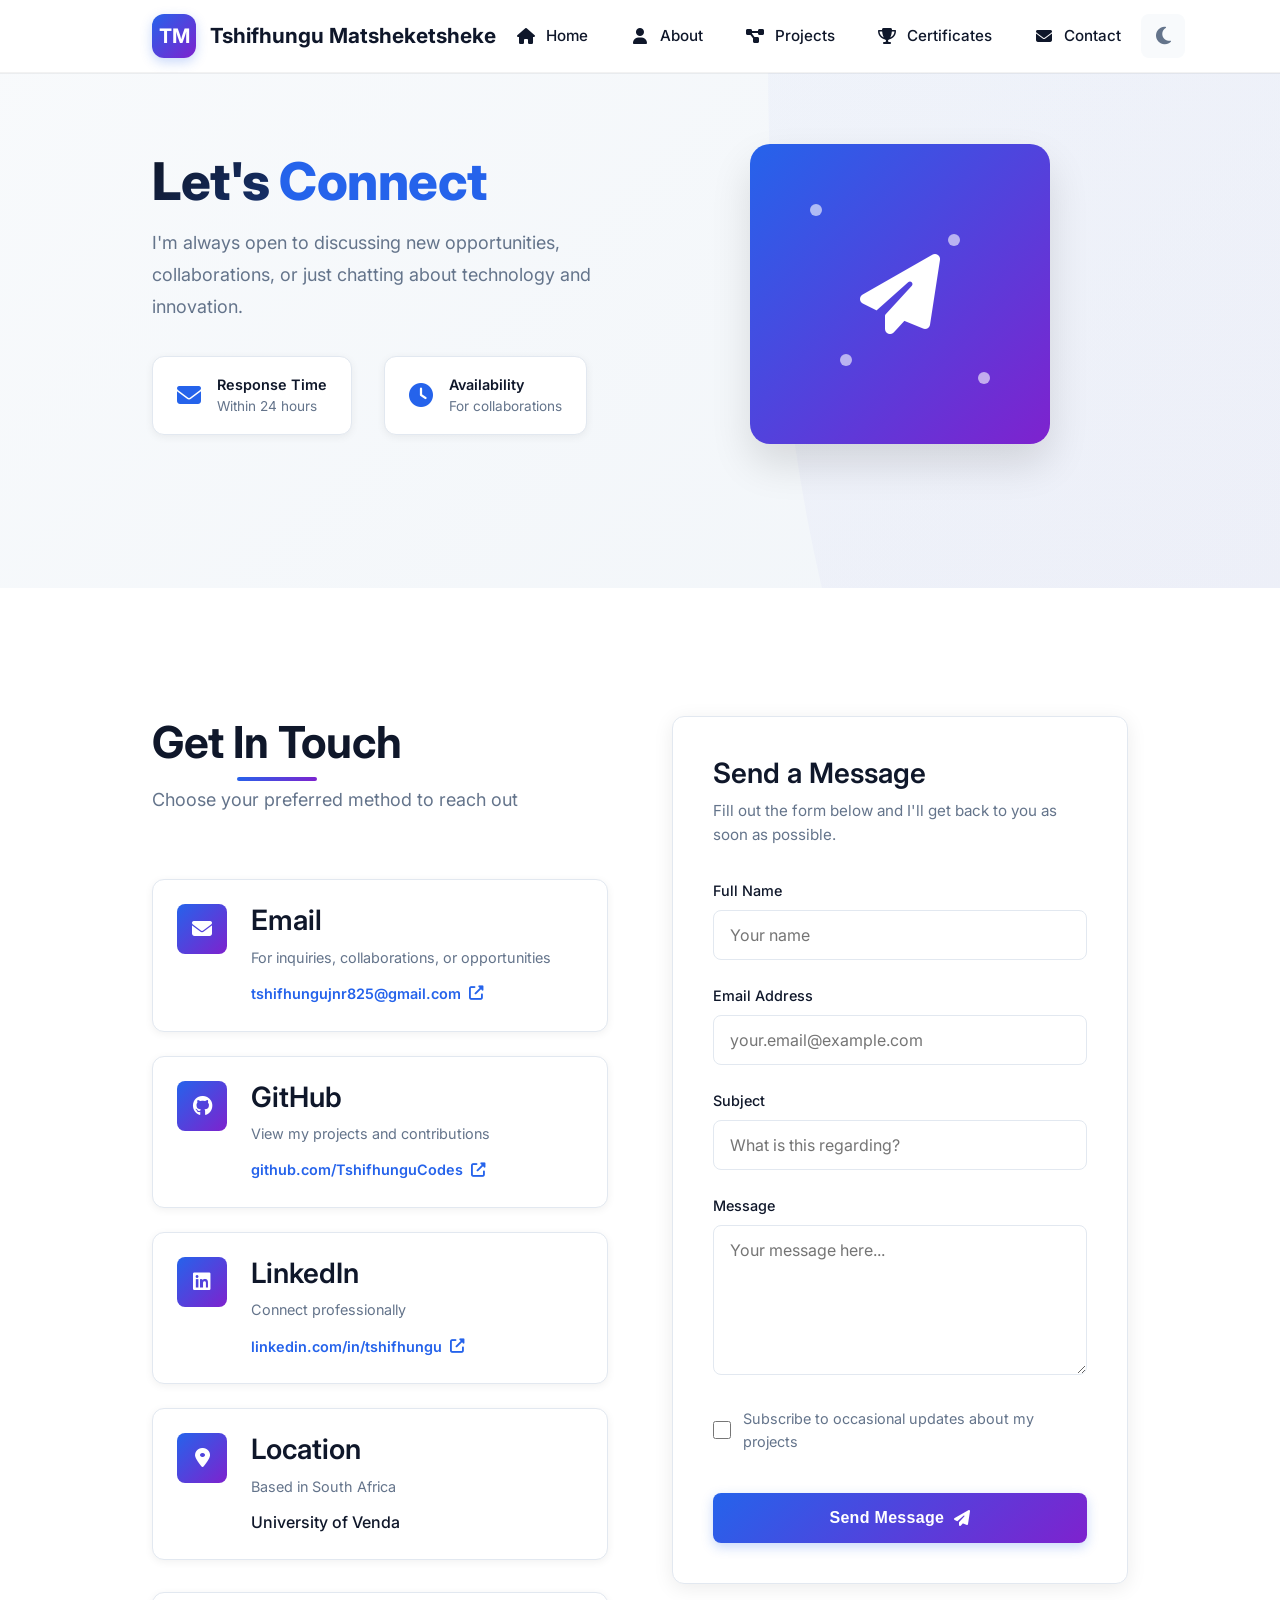
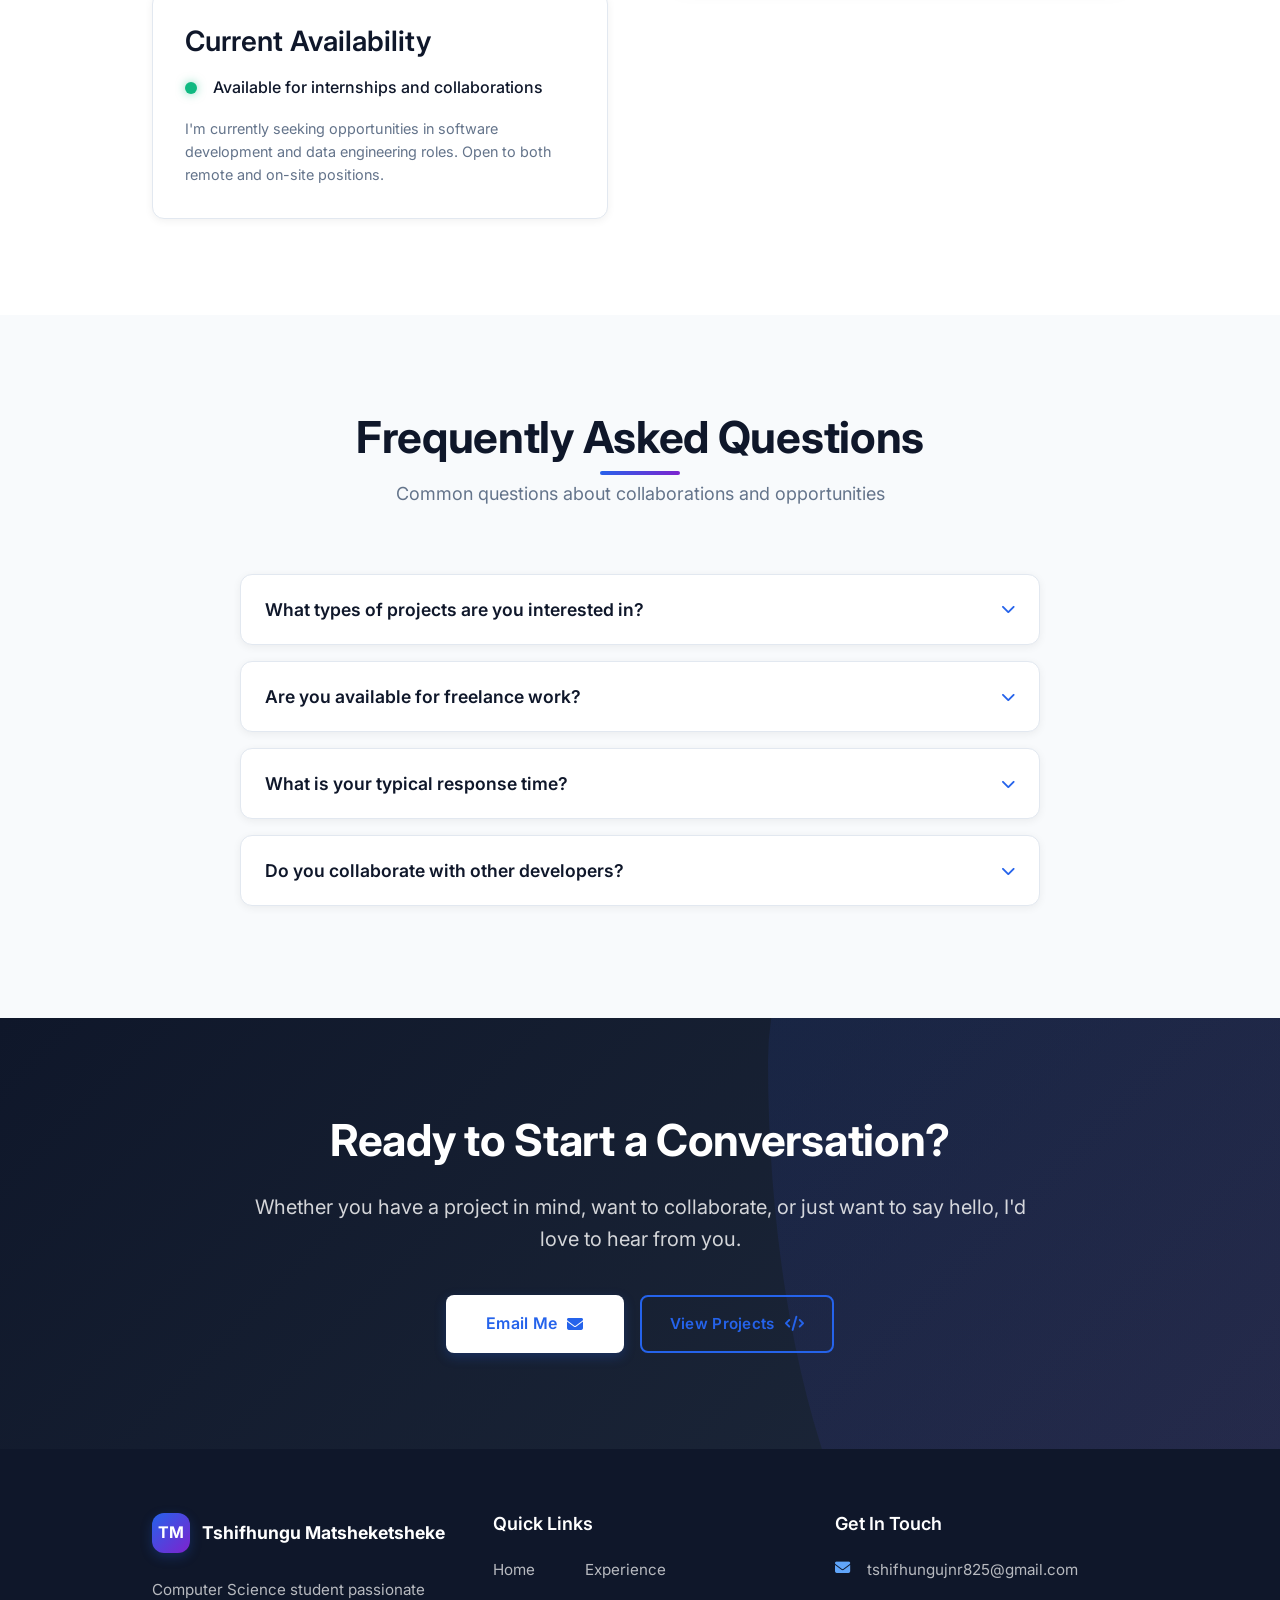
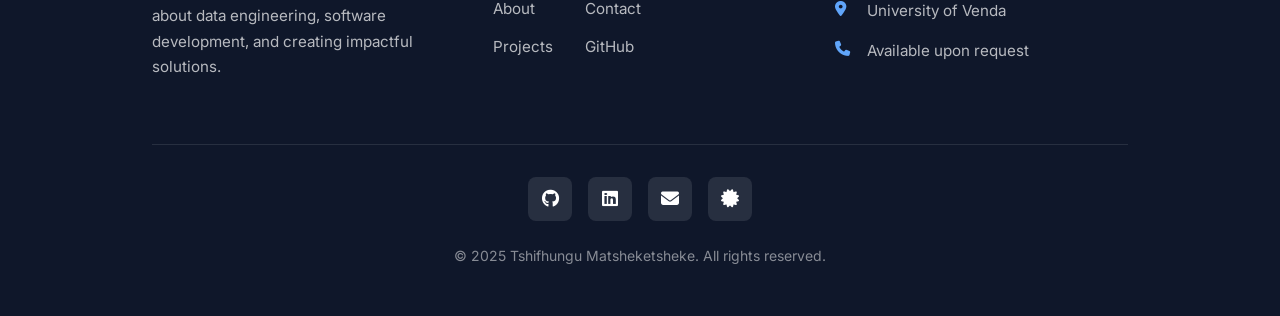
<file: contact.html>
<!DOCTYPE html>
<html lang="en">
<head>
  <meta charset="UTF-8" />
  <meta name="viewport" content="width=device-width, initial-scale=1.0" />
  <meta name="description" content="Contact Tshifhungu Matsheketsheke - Computer Science Student">
  <title>Contact | Tshifhungu Matsheketsheke</title>
  <link rel="stylesheet" href="css/style.css">
  <link rel="preconnect" href="https://fonts.googleapis.com">
  <link rel="preconnect" href="https://fonts.gstatic.com" crossorigin>
  <link href="https://fonts.googleapis.com/css2?family=Inter:wght@300;400;500;600;700;800&family=Space+Grotesk:wght@300;400;500;600;700&display=swap" rel="stylesheet">
  <link rel="stylesheet" href="https://cdnjs.cloudflare.com/ajax/libs/font-awesome/6.4.0/css/all.min.css">
  <link rel="stylesheet" href="https://cdn.jsdelivr.net/npm/bootstrap-icons@1.11.0/font/bootstrap-icons.css">
   
  <!-- Google tag (gtag.js) -->
<script async src="https://www.googletagmanager.com/gtag/js?id=G-VTYVY48TLY"></script>
<script>
  window.dataLayer = window.dataLayer || [];
  function gtag(){dataLayer.push(arguments);}
  gtag('js', new Date());

  gtag('config', 'G-VTYVY48TLY');
</script>

</head>

<body>
  <!-- Navigation -->
  <!-- Navigation -->
<nav class="navbar">
  <div class="container nav-container">
    <a href="index.html" class="logo">
      <div class="logo-text">TM</div>
      <div class="logo-name full">Tshifhungu Matsheketsheke</div>
      
    </a>
    <ul class="nav-menu">
      <li><a href="index.html" class="nav-link"><i class="fas fa-home"></i> Home</a></li>
      <li><a href="about.html" class="nav-link"><i class="fas fa-user"></i> About</a></li>
      <li><a href="projects.html" class="nav-link"><i class="fas fa-project-diagram"></i> Projects</a></li>
      <li><a href="experience.html" class="nav-link"><i class="fas fa-trophy"></i> Certificates</a></li>
      <li><a href="contact.html" class="nav-link"><i class="fas fa-envelope"></i> Contact</a></li>
    </ul>
    <div class="nav-actions">
      <button class="theme-toggle" id="themeToggle">
        <i class="fas fa-moon"></i>
      </button>
      <button class="hamburger" id="hamburger">
        <span></span>
        <span></span>
        <span></span>
      </button>
    </div>
  </div>
</nav>
  <!-- Contact Hero -->
  <section class="section hero-section">
    <div class="container">
      <div class="contact-hero">
        <div class="contact-hero-content">
          <h1 class="hero-title">Let's <span class="highlight">Connect</span></h1>
          <p class="hero-description">I'm always open to discussing new opportunities, collaborations, or just chatting about technology and innovation.</p>
          <div class="contact-stats">
            <div class="contact-stat">
              <i class="fas fa-envelope"></i>
              <div>
                <span class="contact-stat-number">Response Time</span>
                <span class="contact-stat-label">Within 24 hours</span>
              </div>
            </div>
            <div class="contact-stat">
              <i class="fas fa-clock"></i>
              <div>
                <span class="contact-stat-number">Availability</span>
                <span class="contact-stat-label">For collaborations</span>
              </div>
            </div>
          </div>
        </div>
        <div class="contact-hero-image">
          <div class="contact-illustration">
            <i class="fas fa-paper-plane"></i>
            <div class="contact-dots">
              <span></span>
              <span></span>
              <span></span>
              <span></span>
            </div>
          </div>
        </div>
      </div>
    </div>
  </section>

  <!-- Contact Content -->
  <section class="section">
    <div class="container">
      <div class="contact-content">
        <div class="contact-info-section">
          <div class="section-header" style="text-align: left;">
            <h2 class="section-title">Get In Touch</h2>
            <p class="section-subtitle" style="margin-left: 0;">Choose your preferred method to reach out</p>
          </div>
          
          <div class="contact-methods">
            <div class="contact-method">
              <div class="contact-method-icon">
                <i class="fas fa-envelope"></i>
              </div>
              <div class="contact-method-content">
                <h3>Email</h3>
                <p>For inquiries, collaborations, or opportunities</p>
                <a href="mailto:tshifhungujnr825@gmail.com" class="contact-link">
                  tshifhungujnr825@gmail.com
                  <i class="fas fa-external-link-alt"></i>
                </a>
              </div>
            </div>
            
            <div class="contact-method">
              <div class="contact-method-icon">
                <i class="fab fa-github"></i>
              </div>
              <div class="contact-method-content">
                <h3>GitHub</h3>
                <p>View my projects and contributions</p>
              <a href="https://github.com/TshifhunguCodes" target="_blank" class="contact-link">
                github.com/TshifhunguCodes
                  <i class="fas fa-external-link-alt"></i>
                </a>
              </div>
            </div>
            
            <div class="contact-method">
              <div class="contact-method-icon">
                <i class="fab fa-linkedin"></i>
              </div>
              <div class="contact-method-content">
                <h3>LinkedIn</h3>
                <p>Connect professionally</p>
              <a href="https://www.linkedin.com/in/tshifhungu-jonathan-matsheketsheke-859a32316/" target="_blank" class="contact-link">
                linkedin.com/in/tshifhungu
                  <i class="fas fa-external-link-alt"></i>
                </a>
              </div>
            </div>
            
            <div class="contact-method">
              <div class="contact-method-icon">
                <i class="fas fa-map-marker-alt"></i>
              </div>
              <div class="contact-method-content">
                <h3>Location</h3>
                <p>Based in South Africa</p>
                <span class="contact-text">University of Venda</span>
              </div>
            </div>
          </div>
          
          <div class="contact-availability">
            <h3>Current Availability</h3>
            <div class="availability-status">
              <span class="status-indicator available"></span>
              <span class="status-text">Available for internships and collaborations</span>
            </div>
            <p class="availability-note">I'm currently seeking opportunities in software development and data engineering roles. Open to both remote and on-site positions.</p>
          </div>
        </div>
        
        <div class="contact-form-section">
          <div class="contact-form-card">
            <h3>Send a Message</h3>
            <p class="form-description">Fill out the form below and I'll get back to you as soon as possible.</p>
            
            <form id="contactForm" class="contact-form">
              <div class="form-group">
                <label for="name" class="form-label">Full Name</label>
                <input type="text" id="name" name="name" class="form-input" placeholder="Your name" required>
              </div>
              
              <div class="form-group">
                <label for="email" class="form-label">Email Address</label>
                <input type="email" id="email" name="email" class="form-input" placeholder="your.email@example.com" required>
              </div>
              
              <div class="form-group">
                <label for="subject" class="form-label">Subject</label>
                <input type="text" id="subject" name="subject" class="form-input" placeholder="What is this regarding?" required>
              </div>
              
              <div class="form-group">
                <label for="message" class="form-label">Message</label>
                <textarea id="message" name="message" class="form-textarea" placeholder="Your message here..." rows="5" required></textarea>
              </div>
              
              <div class="form-group">
                <div class="form-checkbox">
                  <input type="checkbox" id="newsletter" name="newsletter">
                  <label for="newsletter">Subscribe to occasional updates about my projects</label>
                </div>
              </div>
              
              <button type="submit" class="btn btn-primary submit-btn">
                <span>Send Message</span>
                <i class="fas fa-paper-plane"></i>
              </button>
            </form>
            
            <div class="form-success" id="formSuccess" style="display: none;">
              <i class="fas fa-check-circle"></i>
              <h4>Message Sent Successfully!</h4>
              <p>Thank you for reaching out. I'll get back to you within 24 hours.</p>
            </div>
          </div>
        </div>
      </div>
    </div>
  </section>

  <!-- FAQ Section -->
  <section class="section" style="background-color: var(--light-secondary);">
    <div class="container">
      <div class="section-header">
        <h2 class="section-title">Frequently Asked Questions</h2>
        <p class="section-subtitle">Common questions about collaborations and opportunities</p>
      </div>
      
      <div class="faq-grid">
        <div class="faq-item">
          <div class="faq-question">
            <h3>What types of projects are you interested in?</h3>
            <i class="fas fa-chevron-down"></i>
          </div>
          <div class="faq-answer">
            <p>I'm particularly interested in data engineering projects, full-stack web applications, and software solutions that solve real-world problems. I enjoy working on projects involving AI/ML, cloud technologies, and scalable systems.</p>
          </div>
        </div>
        
        <div class="faq-item">
          <div class="faq-question">
            <h3>Are you available for freelance work?</h3>
            <i class="fas fa-chevron-down"></i>
          </div>
          <div class="faq-answer">
            <p>Yes, I'm available for freelance projects. I have experience in web development, data analysis, and software solutions. The scope and timeline would depend on the specific requirements of the project.</p>
          </div>
        </div>
        
        <div class="faq-item">
          <div class="faq-question">
            <h3>What is your typical response time?</h3>
            <i class="fas fa-chevron-down"></i>
          </div>
          <div class="faq-answer">
            <p>I typically respond to emails within 24 hours. For urgent matters, you can expect a response even sooner. I make it a priority to stay on top of my communications.</p>
          </div>
        </div>
        
        <div class="faq-item">
          <div class="faq-question">
            <h3>Do you collaborate with other developers?</h3>
            <i class="fas fa-chevron-down"></i>
          </div>
          <div class="faq-answer">
            <p>Absolutely! I enjoy collaborating with other developers and designers. I believe in the power of teamwork and diverse perspectives in creating exceptional solutions. Feel free to reach out if you have a project in mind.</p>
          </div>
        </div>
      </div>
    </div>
  </section>

  <!-- CTA Section -->
  <section class="section cta-section">
    <div class="container">
      <div class="cta-content">
        <h2>Ready to Start a Conversation?</h2>
        <p>Whether you have a project in mind, want to collaborate, or just want to say hello, I'd love to hear from you.</p>
        <div class="cta-buttons">
          <a href="mailto:tshifhungujnr825@gmail.com" class="btn btn-primary">
            <span>Email Me</span>
            <i class="fas fa-envelope"></i>
          </a>
          <a href="projects.html" class="btn btn-secondary">
            <span>View Projects</span>
            <i class="fas fa-code"></i>
          </a>
        </div>
      </div>
    </div>
  </section>

  <!-- Footer -->
  <footer class="footer">
    <div class="container footer-content">
      <div class="footer-main">
        <div class="footer-info">
          <div class="footer-logo">
            <div class="logo-text">TM</div>
            <div class="logo-name">Tshifhungu Matsheketsheke</div>
          </div>
          <p class="footer-description">
            Computer Science student passionate about data engineering, software development, and creating impactful solutions.
          </p>
        </div>
        
        <div class="footer-links">
          <h4>Quick Links</h4>
          <div class="link-columns">
            <div class="link-column">
              <a href="index.html" class="footer-link">Home</a>
              <a href="about.html" class="footer-link">About</a>
              <a href="projects.html" class="footer-link">Projects</a>
            </div>
            <div class="link-column">
              <a href="experience.html" class="footer-link">Experience</a>
              <a href="contact.html" class="footer-link">Contact</a>
          <a href="https://github.com/TshifhunguCodes" target="_blank" class="footer-link">GitHub</a>
            </div>
          </div>
        </div>
        
        <div class="footer-contact">
          <h4>Get In Touch</h4>
          <div class="contact-info">
            <p><i class="fas fa-envelope"></i> tshifhungujnr825@gmail.com</p>
            <p><i class="fas fa-map-marker-alt"></i> University of Venda</p>
            <p><i class="fas fa-phone"></i> Available upon request</p>
          </div>
        </div>
      </div>
      
      <div class="footer-bottom">
        <div class="footer-social">
          <a href="https://github.com/TshifhunguCodes" target="_blank" class="social-icon">
            <i class="fab fa-github"></i>
          </a>
          <a href="https://www.linkedin.com/in/tshifhungu-jonathan-matsheketsheke-859a32316/" target="_blank" class="social-icon">
            <i class="fab fa-linkedin"></i>
          </a>
          <a href="mailto:tshifhungujnr825@gmail.com" class="social-icon">
            <i class="fas fa-envelope"></i>
          </a>
          <a href="experience.html" class="social-icon">
            <i class="fas fa-certificate"></i>
          </a>
        </div>
        <p class="copyright">&copy; 2025 Tshifhungu Matsheketsheke. All rights reserved.</p>
      </div>
    </div>
  </footer>

  <!-- Back to Top Button -->
  <button class="back-to-top" id="backToTop">
    <i class="fas fa-arrow-up"></i>
  </button>

  <script src="js/script.js"></script>
  <script>
    // Contact form handling
    document.getElementById('contactForm').addEventListener('submit', function(e) {
      e.preventDefault();
      
      // Show success message
      document.getElementById('formSuccess').style.display = 'block';
      document.getElementById('contactForm').style.display = 'none';
      
      // Scroll to success message
      document.getElementById('formSuccess').scrollIntoView({ behavior: 'smooth' });
      
      // Reset form after 5 seconds
      setTimeout(function() {
        document.getElementById('contactForm').reset();
        document.getElementById('formSuccess').style.display = 'none';
        document.getElementById('contactForm').style.display = 'block';
      }, 5000);
    });
    
    // FAQ accordion
    document.querySelectorAll('.faq-question').forEach(question => {
      question.addEventListener('click', function() {
        const answer = this.nextElementSibling;
        const icon = this.querySelector('i');
        
        // Toggle answer visibility
        answer.style.display = answer.style.display === 'block' ? 'none' : 'block';
        
        // Toggle icon
        icon.classList.toggle('fa-chevron-down');
        icon.classList.toggle('fa-chevron-up');
        
        // Close other FAQ items
        document.querySelectorAll('.faq-question').forEach(otherQuestion => {
          if (otherQuestion !== this) {
            const otherAnswer = otherQuestion.nextElementSibling;
            const otherIcon = otherQuestion.querySelector('i');
            
            otherAnswer.style.display = 'none';
            otherIcon.classList.remove('fa-chevron-up');
            otherIcon.classList.add('fa-chevron-down');
          }
        });
      });
    });
  </script>
</body>
</html>
</file>
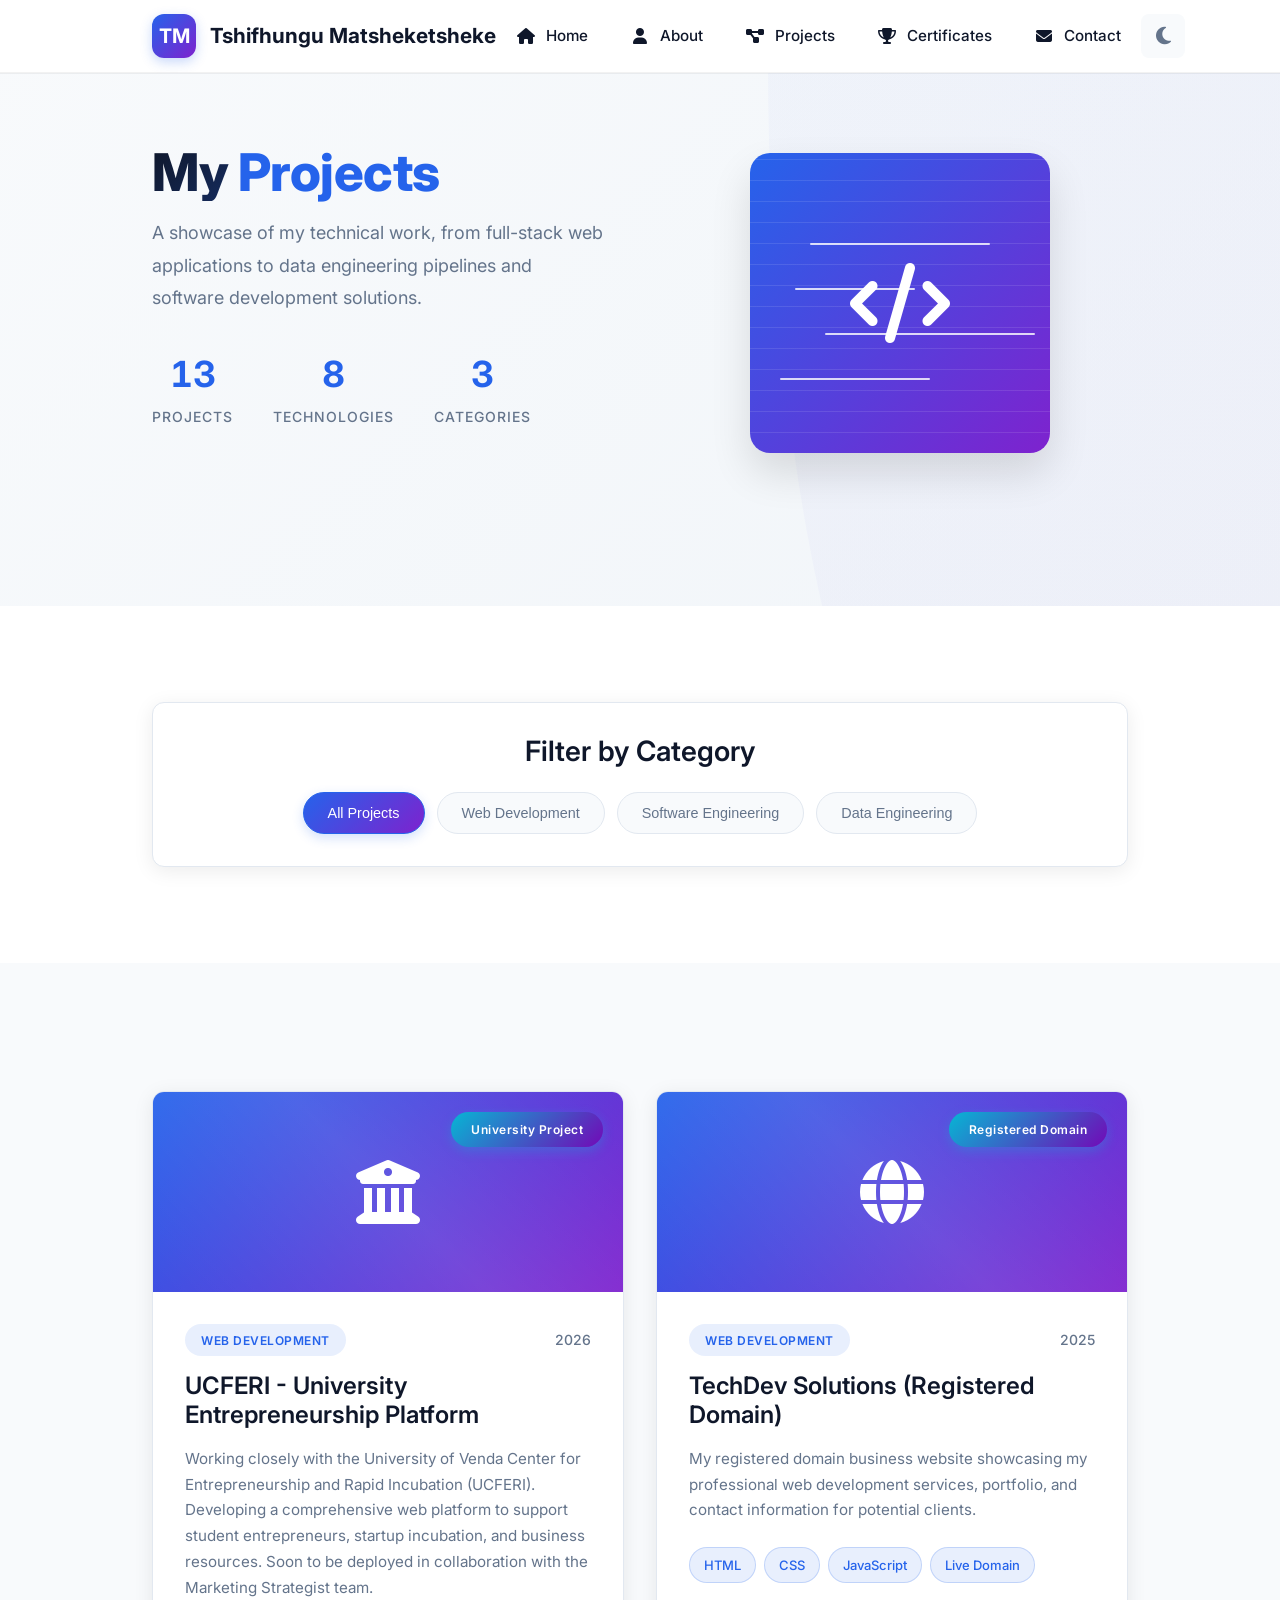
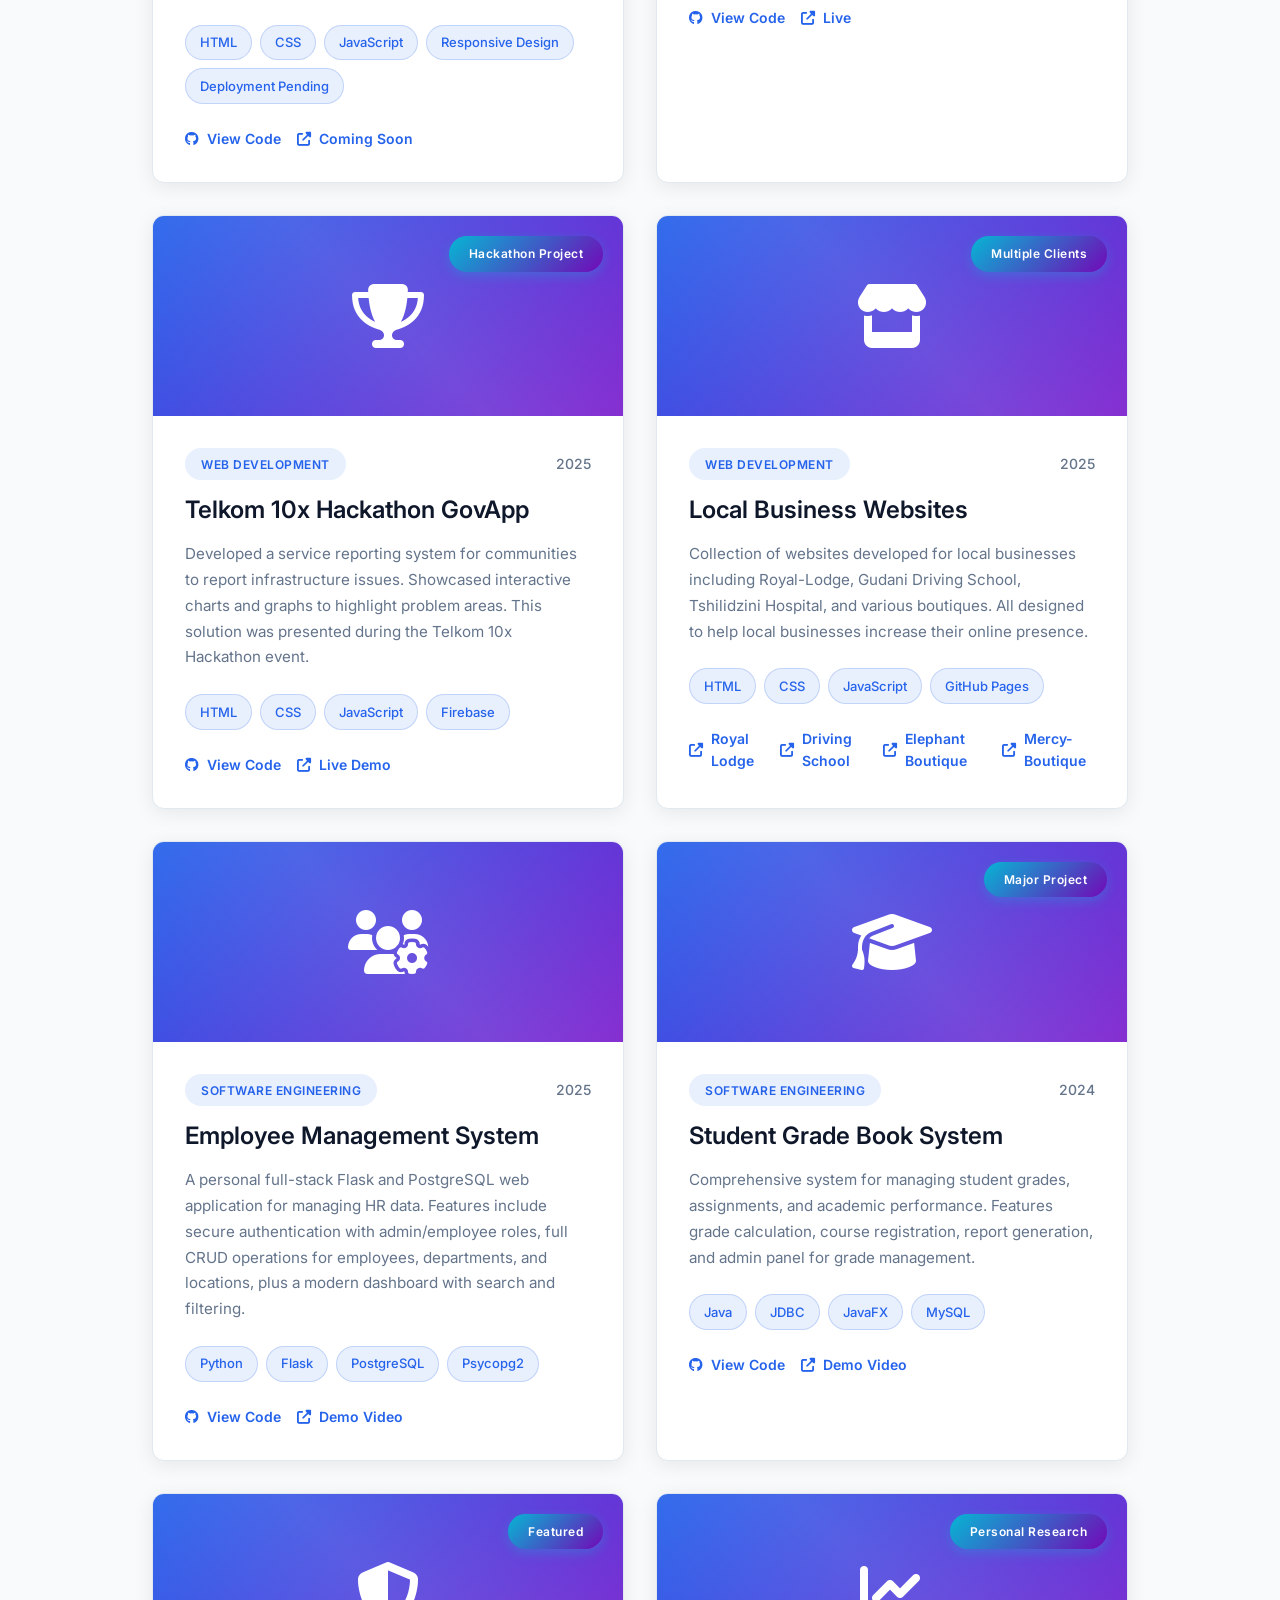
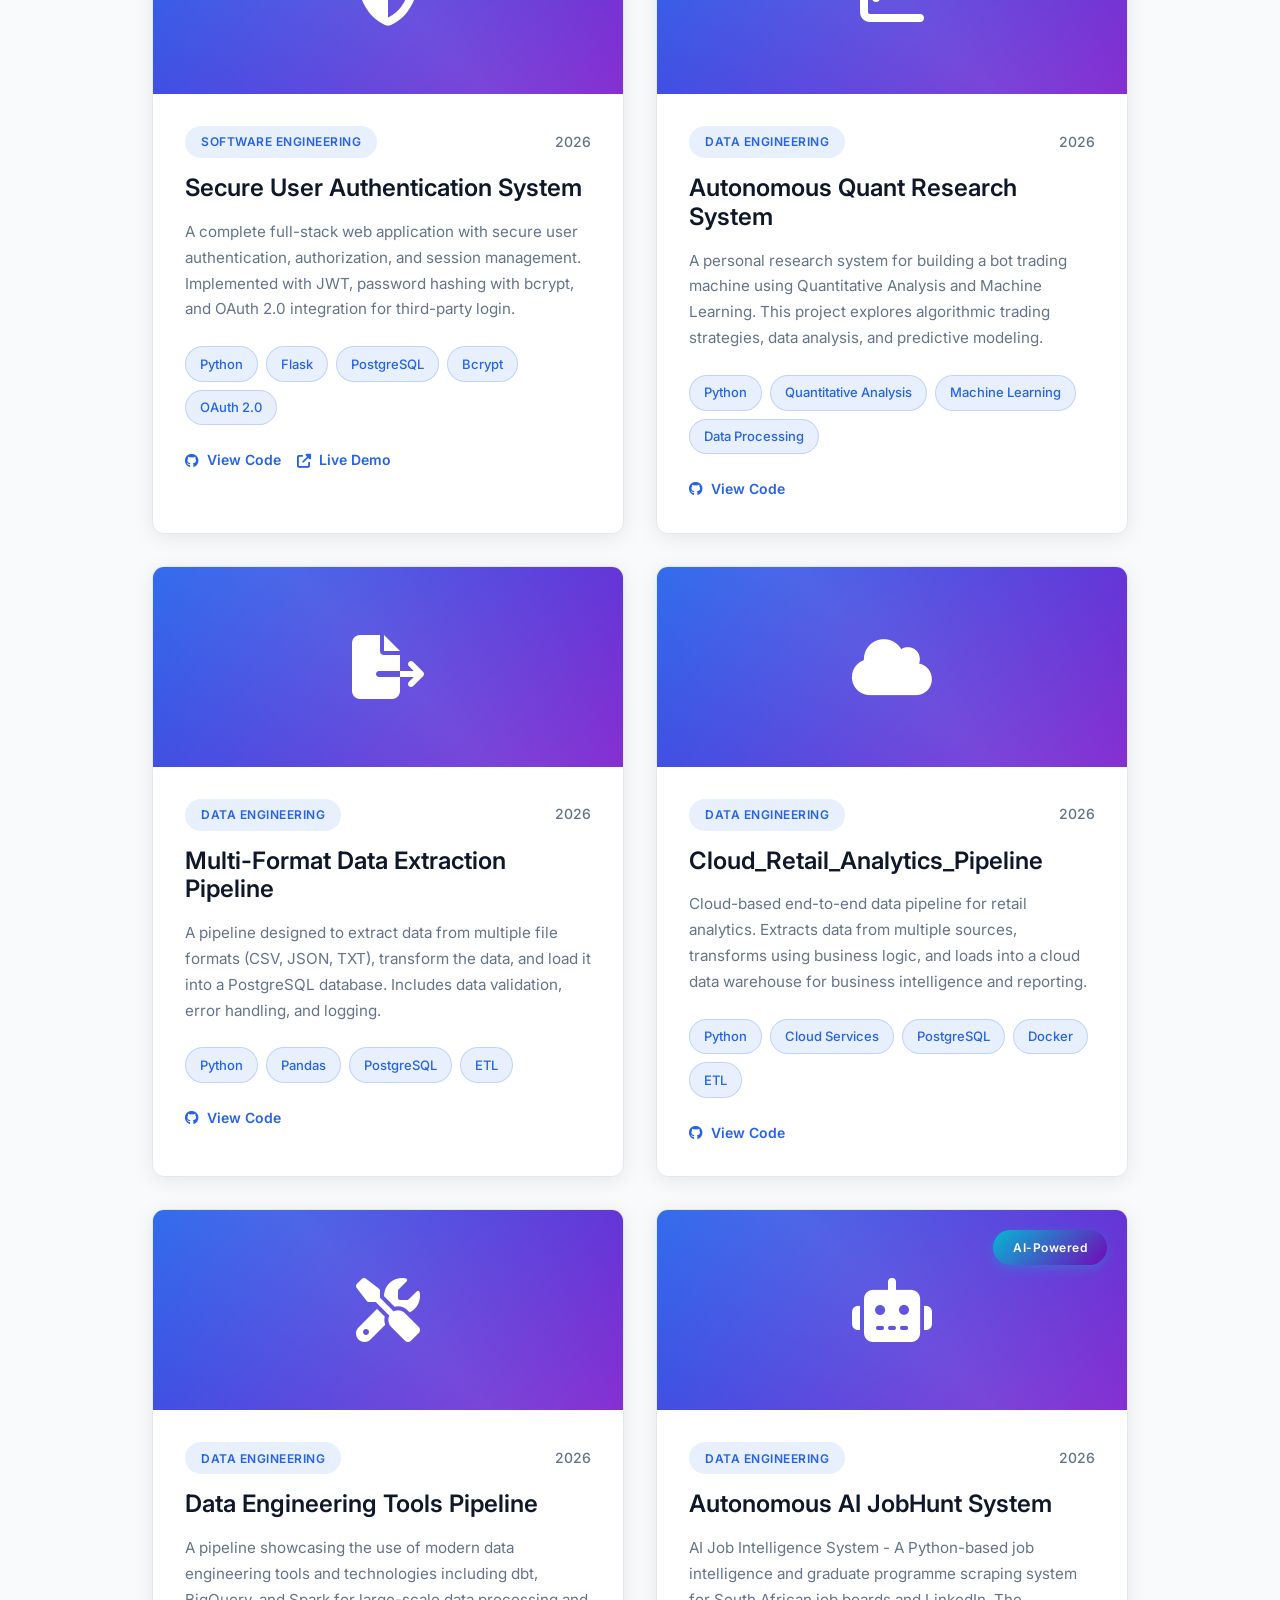
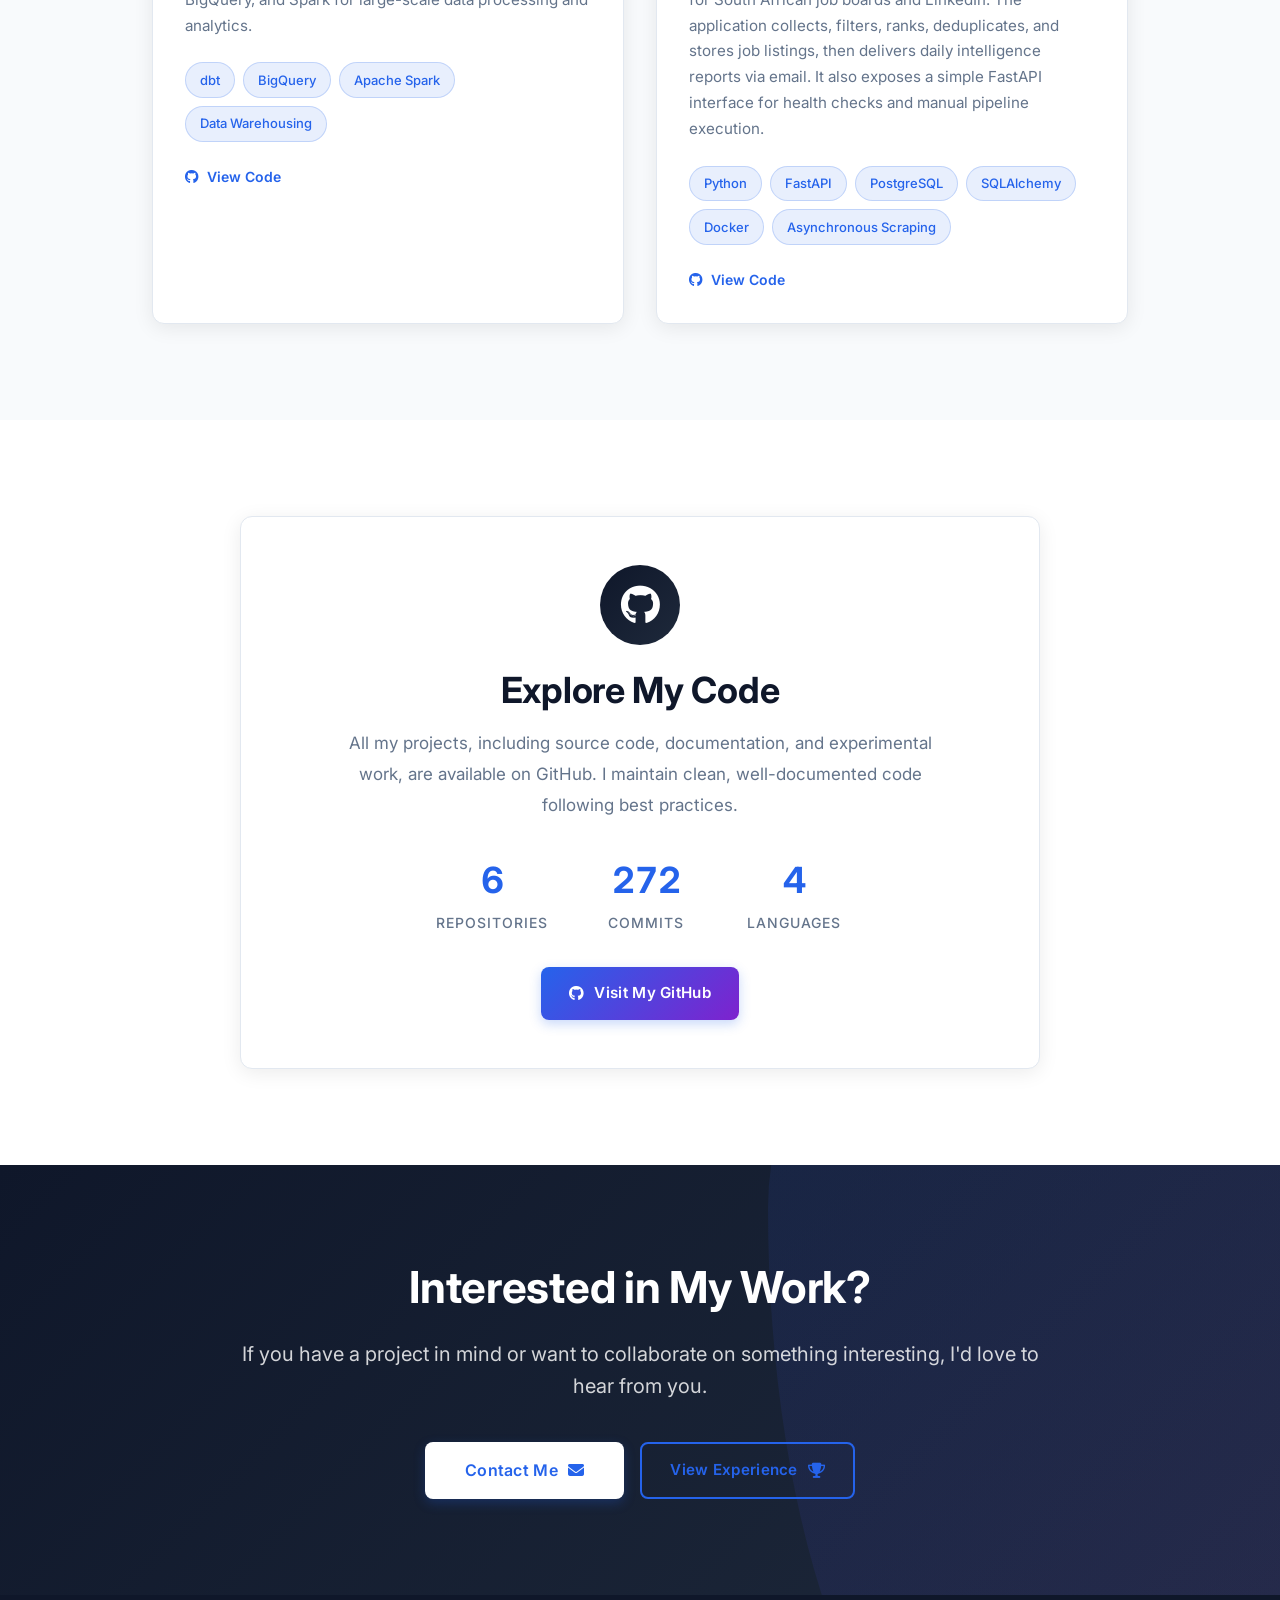
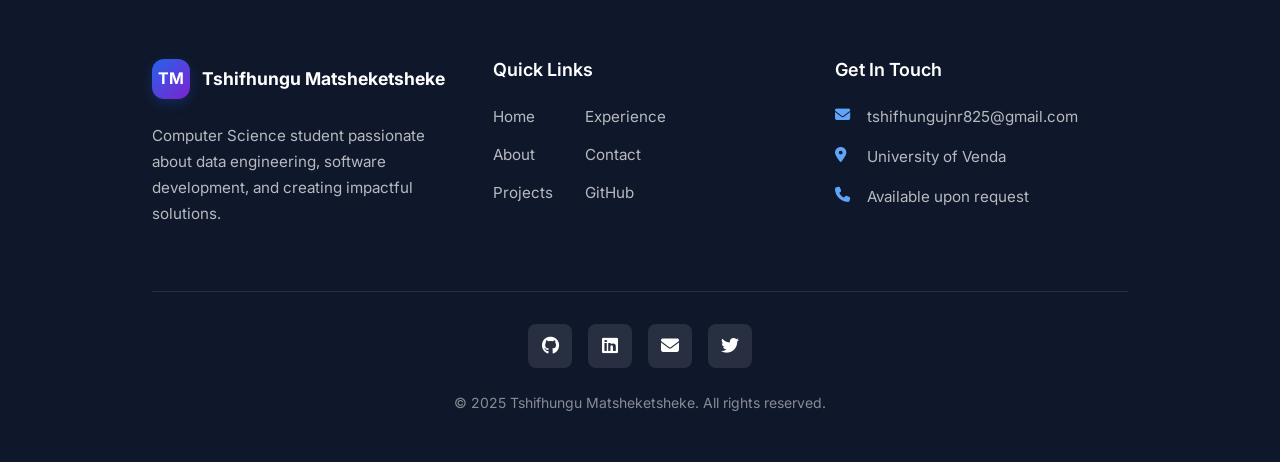
<file: projects.html>
<!DOCTYPE html>
<html lang="en">
<head>
  <meta charset="UTF-8" />
  <meta name="viewport" content="width=device-width, initial-scale=1.0" />
  <meta name="description" content="Projects by Tshifhungu Matsheketsheke - Computer Science Student">
  <title>Projects | Tshifhungu Matsheketsheke</title>
  <link rel="stylesheet" href="css/style.css">
  <link rel="preconnect" href="https://fonts.googleapis.com">
  <link rel="preconnect" href="https://fonts.gstatic.com" crossorigin>
  <link href="https://fonts.googleapis.com/css2?family=Inter:wght@300;400;500;600;700;800&family=Space+Grotesk:wght@300;400;500;600;700&display=swap" rel="stylesheet">
  <link rel="stylesheet" href="https://cdnjs.cloudflare.com/ajax/libs/font-awesome/6.4.0/css/all.min.css">
  <link rel="stylesheet" href="https://cdn.jsdelivr.net/npm/bootstrap-icons@1.11.0/font/bootstrap-icons.css">

  <!-- Google tag (gtag.js) -->
<script async src="https://www.googletagmanager.com/gtag/js?id=G-VTYVY48TLY"></script>
<script>
  window.dataLayer = window.dataLayer || [];
  function gtag(){dataLayer.push(arguments);}
  gtag('js', new Date());

  gtag('config', 'G-VTYVY48TLY');
</script>
</head>

<body>
  <!-- Navigation -->
<nav class="navbar">
  <div class="container nav-container">
    <a href="index.html" class="logo">
      <div class="logo-text">TM</div>
      <div class="logo-name full">Tshifhungu Matsheketsheke</div>
    </a>
    <ul class="nav-menu">
      <li><a href="index.html" class="nav-link"><i class="fas fa-home"></i> Home</a></li>
      <li><a href="about.html" class="nav-link"><i class="fas fa-user"></i> About</a></li>
      <li><a href="projects.html" class="nav-link"><i class="fas fa-project-diagram"></i> Projects</a></li>
      <li><a href="experience.html" class="nav-link"><i class="fas fa-trophy"></i> Certificates</a></li>
      <li><a href="contact.html" class="nav-link"><i class="fas fa-envelope"></i> Contact</a></li>
    </ul>
    <div class="nav-actions">
      <button class="theme-toggle" id="themeToggle">
        <i class="fas fa-moon"></i>
      </button>
      <button class="hamburger" id="hamburger">
        <span></span>
        <span></span>
        <span></span>
      </button>
    </div>
  </div>
</nav>

  <!-- Projects Hero -->
  <section class="section hero-section">
    <div class="container">
      <div class="projects-hero">
        <div class="projects-hero-content">
          <h1 class="hero-title">My <span class="highlight">Projects</span></h1>
          <p class="hero-description">A showcase of my technical work, from full-stack web applications to data engineering pipelines and software development solutions.</p>
          <div class="hero-stats">
            <div class="stat">
              <span class="stat-number" data-count="13">0</span>
              <span class="stat-label">Projects</span>
            </div>
            <div class="stat">
              <span class="stat-number" data-count="8">0</span>
              <span class="stat-label">Technologies</span>
            </div>
            <div class="stat">
              <span class="stat-number" data-count="3">0</span>
              <span class="stat-label">Categories</span>
            </div>
          </div>
        </div>
        <div class="projects-hero-image">
          <div class="projects-illustration">
            <i class="fas fa-code"></i>
            <div class="code-lines">
              <span></span>
              <span></span>
              <span></span>
              <span></span>
            </div>
          </div>
        </div>
      </div>
    </div>
  </section>

  <!-- Projects Filter -->
  <section class="section">
    <div class="container">
      <div class="projects-filter">
        <h3>Filter by Category</h3>
        <div class="filter-buttons">
          <button class="filter-btn active" data-filter="all">All Projects</button>
          <button class="filter-btn" data-filter="web">Web Development</button>
          <button class="filter-btn" data-filter="software">Software Engineering</button>
          <button class="filter-btn" data-filter="data">Data Engineering</button>
        </div>
      </div>
    </div>
  </section>

  <!-- Projects Grid -->
  <section class="section" style="background-color: var(--light-secondary);">
    <div class="container">
      <div class="projects-grid">
        
        <!-- WEB DEVELOPMENT PROJECTS -->
        
        <!-- 1. UCFERI (University Project - 3 Months Work) -->
        <div class="project-card" data-category="web">
          <div class="project-image">
            <i class="fas fa-university"></i>
          </div>
          <div class="project-content">
            <div class="project-header">
              <span class="project-category">Web Development</span>
              <span class="project-year">2026</span>
            </div>
            <h3 class="project-title">UCFERI - University Entrepreneurship Platform</h3>
            <p class="project-description">
              Working closely with the University of Venda Center for Entrepreneurship and Rapid Incubation (UCFERI). Developing a comprehensive web platform to support student entrepreneurs, startup incubation, and business resources. Soon to be deployed in collaboration with the Marketing Strategist team.
            </p>
            <div class="project-tech">
              <span>HTML</span>
              <span>CSS</span>
              <span>JavaScript</span>
              <span>Responsive Design</span>
              <span>Deployment Pending</span>
            </div>
            <div class="project-links">
              <a href="https://github.com/TshifhunguCodes/UCFERI_WEBSITE" target="_blank" class="project-link">
                <i class="fab fa-github"></i> View Code
              </a>
              <span class="project-link disabled">
                <i class="fas fa-external-link-alt"></i> Coming Soon
              </span>
            </div>
          </div>
          <div class="project-badge">
            <span>University Project</span>
          </div>
        </div>

        <!-- 2. TechDevSolutions (Registered Domain) -->
        <div class="project-card" data-category="web">
          <div class="project-image">
            <i class="fas fa-globe"></i>
          </div>
          <div class="project-content">
            <div class="project-header">
              <span class="project-category">Web Development</span>
              <span class="project-year">2025</span>
            </div>
            <h3 class="project-title">TechDev Solutions (Registered Domain)</h3>
            <p class="project-description">
              My registered domain business website showcasing my professional web development services, portfolio, and contact information for potential clients.
            </p>
            <div class="project-tech">
              <span>HTML</span>
              <span>CSS</span>
              <span>JavaScript</span>
              <span>Live Domain</span>
            </div>
            <div class="project-links">
              <a href="https://github.com/TshifhunguCodes/TechDevSolutions" target="_blank" class="project-link">
                <i class="fab fa-github"></i> View Code
              </a>
              <a href="https://www.techdevsolutions.co.za" target="_blank" class="project-link">
                <i class="fas fa-external-link-alt"></i> Live 
              </a>
            </div>
          </div>
          <div class="project-badge">
            <span>Registered Domain</span>
          </div>
        </div>

        <!-- 3. Telkom 10x Hackathon -->
        <div class="project-card" data-category="web">
          <div class="project-image">
            <i class="fas fa-trophy"></i>
          </div>
          <div class="project-content">
            <div class="project-header">
              <span class="project-category">Web Development</span>
              <span class="project-year">2025</span>
            </div>
            <h3 class="project-title">Telkom 10x Hackathon GovApp</h3>
            <p class="project-description">
              Developed a service reporting system for communities to report infrastructure issues. Showcased interactive charts and graphs to highlight problem areas. This solution was presented during the Telkom 10x Hackathon event.
            </p>
            <div class="project-tech">
              <span>HTML</span>
              <span>CSS</span>
              <span>JavaScript</span>
              <span>Firebase</span>
            </div>
            <div class="project-links">
              <a href="https://github.com/TshifhunguCodes/Telkom10xHackton_GovAppCode" target="_blank" class="project-link">
                <i class="fab fa-github"></i> View Code
              </a>
              <a href="https://tshifhungucodes.github.io/Telkom10xHackton_GovAppCode/" target="_blank" class="project-link">
                <i class="fas fa-external-link-alt"></i> Live Demo
              </a>
            </div>
          </div>
          <div class="project-badge">
            <span>Hackathon Project</span>
          </div>
        </div>

        <!-- 4. Local Business Websites -->
        <div class="project-card" data-category="web">
          <div class="project-image">
            <i class="fas fa-store"></i>
          </div>
          <div class="project-content">
            <div class="project-header">
              <span class="project-category">Web Development</span>
              <span class="project-year">2025</span>
            </div>
            <h3 class="project-title">Local Business Websites</h3>
            <p class="project-description">
              Collection of websites developed for local businesses including Royal-Lodge, Gudani Driving School, Tshilidzini Hospital, and various boutiques. All designed to help local businesses increase their online presence.
            </p>
            <div class="project-tech">
              <span>HTML</span>
              <span>CSS</span>
              <span>JavaScript</span>
              <span>GitHub Pages</span>
            </div>
            <div class="project-links">
              <a href="https://tshifhungucodes.github.io/Royal-Lodge/" target="_blank" class="project-link">
                <i class="fas fa-external-link-alt"></i> Royal Lodge
              </a>
              <a href="https://tshifhungucodes.github.io/GudaniDrivingSchool/" target="_blank" class="project-link">
                <i class="fas fa-external-link-alt"></i> Driving School
              </a>
              <a href="https://tshifhungucodes.github.io/Elephant-boutique/" target="_blank" class="project-link">
                <i class="fas fa-external-link-alt"></i> Elephant Boutique
              </a>
                <a href="https://tshifhungucodes.github.io/Mercy-Boutique/" target="_blank" class="project-link">
                <i class="fas fa-external-link-alt"></i> Mercy-Boutique
              </a>
            </div>
          </div>
          <div class="project-badge">
            <span>Multiple Clients</span>
          </div>
        </div>

        <!-- SOFTWARE ENGINEERING PROJECTS -->

        <!-- 5. Employee Management System (Personal) -->
        <div class="project-card" data-category="software">
          <div class="project-image">
            <i class="fas fa-users-cog"></i>
          </div>
          <div class="project-content">
            <div class="project-header">
              <span class="project-category">Software Engineering</span>
              <span class="project-year">2025</span>
            </div>
            <h3 class="project-title">Employee Management System</h3>
            <p class="project-description">
              A personal full-stack Flask and PostgreSQL web application for managing HR data. Features include secure authentication with admin/employee roles, full CRUD operations for employees, departments, and locations, plus a modern dashboard with search and filtering.
            </p>
            <div class="project-tech">
              <span>Python</span>
              <span>Flask</span>
              <span>PostgreSQL</span>
              <span>Psycopg2</span>
            </div>
            <div class="project-links">
              <a href="https://github.com/TshifhunguCodes/Employye_Management_System" target="_blank" class="project-link">
                <i class="fab fa-github"></i> View Code
              </a>
              <a href="https://youtu.be/L-6g4ur9ohM" target="_blank" class="project-link">
                <i class="fas fa-external-link-alt"></i> Demo Video
              </a>
            </div>
          </div>
        </div>

        <!-- 6. Student Grade Book System -->
        <div class="project-card" data-category="software">
          <div class="project-image">
            <i class="fas fa-graduation-cap"></i>
          </div>
          <div class="project-content">
            <div class="project-header">
              <span class="project-category">Software Engineering</span>
              <span class="project-year">2024</span>
            </div>
            <h3 class="project-title">Student Grade Book System</h3>
            <p class="project-description">
              Comprehensive system for managing student grades, assignments, and academic performance. Features grade calculation, course registration, report generation, and admin panel for grade management.
            </p>
            <div class="project-tech">
              <span>Java</span>
              <span>JDBC</span>
              <span>JavaFX</span>
              <span>MySQL</span>
            </div>
            <div class="project-links">
              <a href="https://github.com/TshifhunguCodes/Student_GradeBook_System" target="_blank" class="project-link">
                <i class="fab fa-github"></i> View Code
              </a>
              <a href="https://youtu.be/ZHCvL_1gBVQ" target="_blank" class="project-link">
                <i class="fas fa-external-link-alt"></i> Demo Video
              </a>
            </div>
          </div>
          <div class="project-badge">
            <span>Major Project</span>
          </div>
        </div>

        <!-- 7. Secure User Authentication -->
        <div class="project-card" data-category="software">
          <div class="project-image">
            <i class="fas fa-shield-alt"></i>
          </div>
          <div class="project-content">
            <div class="project-header">
              <span class="project-category">Software Engineering</span>
              <span class="project-year">2026</span>
            </div>
            <h3 class="project-title">Secure User Authentication System</h3>
            <p class="project-description">
              A complete full-stack web application with secure user authentication, authorization, and session management. Implemented with JWT, password hashing with bcrypt, and OAuth 2.0 integration for third-party login.
            </p>
            <div class="project-tech">
              <span>Python</span>
              <span>Flask</span>
              <span>PostgreSQL</span>
              <span>Bcrypt</span>
              <span>OAuth 2.0</span>
            </div>
            <div class="project-links">
              <a href="https://github.com/TshifhunguCodes/Secure_User_Authentication" target="_blank" class="project-link">
                <i class="fab fa-github"></i> View Code
              </a>
              <a href="https://www.linkedin.com/posts/tshifhungu-jonathan-matsheketsheke-859a32316_webdevelopment-fullstackdevelopment-python-activity-7413596714504392704-sP9g?utm_source=share&utm_medium=member_desktop&rcm=ACoAAFA-HUUBu4HD-Cfx9-gxZAaTwoDeWCLJGZItarget" class="project-link">
                <i class="fas fa-external-link-alt"></i> Live Demo
              </a>
            </div>
          </div>
          <div class="project-badge">
            <span>Featured</span>
          </div>
        </div>

        <!-- DATA ENGINEERING PROJECTS -->

        <!-- 8. Autonomous Quant Research System -->
        <div class="project-card" data-category="data">
          <div class="project-image">
            <i class="fas fa-chart-line"></i>
          </div>
          <div class="project-content">
            <div class="project-header">
              <span class="project-category">Data Engineering</span>
              <span class="project-year">2026</span>
            </div>
            <h3 class="project-title">Autonomous Quant Research System</h3>
            <p class="project-description">
              A personal research system for building a bot trading machine using Quantitative Analysis and Machine Learning. This project explores algorithmic trading strategies, data analysis, and predictive modeling.
            </p>
            <div class="project-tech">
              <span>Python</span>
              <span>Quantitative Analysis</span>
              <span>Machine Learning</span>
              <span>Data Processing</span>
            </div>
            <div class="project-links">
              <a href="https://github.com/TshifhunguCodes/Autonomous-Quant-Research-system" target="_blank" class="project-link">
                <i class="fab fa-github"></i> View Code
              </a>
            </div>
          </div>
          <div class="project-badge">
            <span>Personal Research</span>
          </div>
        </div>

        <!-- 9. Data Extraction Pipeline (Placeholder) -->
        <div class="project-card" data-category="data">
          <div class="project-image">
            <i class="fas fa-file-export"></i>
          </div>
          <div class="project-content">
            <div class="project-header">
              <span class="project-category">Data Engineering</span>
              <span class="project-year">2026</span>
            </div>
            <h3 class="project-title">Multi-Format Data Extraction Pipeline</h3>
            <p class="project-description">
              A pipeline designed to extract data from multiple file formats (CSV, JSON, TXT), transform the data, and load it into a PostgreSQL database. Includes data validation, error handling, and logging.
            </p>
            <div class="project-tech">
              <span>Python</span>
              <span>Pandas</span>
              <span>PostgreSQL</span>
              <span>ETL</span>
            </div>
            <div class="project-links">
              <a href="https://github.com/TshifhunguCodes/Multi_Source_ETL_Data_Pipeline.git" target="_blank" class="project-link">
                <i class="fab fa-github"></i> View Code
              </a>
            </div>
          </div>
        </div>

        <!-- 10. Cloud Retail Analytics Pipeline -->
        <div class="project-card" data-category="data">
          <div class="project-image">
            <i class="fas fa-cloud"></i>
          </div>
          <div class="project-content">
            <div class="project-header">
              <span class="project-category">Data Engineering</span>
              <span class="project-year">2026</span>
            </div>
            <h3 class="project-title">Cloud_Retail_Analytics_Pipeline</h3>
            <p class="project-description">
              Cloud-based end-to-end data pipeline for retail analytics. Extracts data from multiple sources, transforms using business logic, and loads into a cloud data warehouse for business intelligence and reporting.
            </p>
            <div class="project-tech">
              <span>Python</span>
              <span>Cloud Services</span>
              <span>PostgreSQL</span>
              <span>Docker</span>
              <span>ETL</span>
            </div>
            <div class="project-links">
              <a href="https://github.com/TshifhunguCodes/Cloud_Retail_Analytics_Pipeline.git" target="_blank" class="project-link">
                <i class="fab fa-github"></i> View Code
              </a>
            </div>
          </div>
        </div>

        <!-- 11. Data Engineering Tools Pipeline (Placeholder) -->
        <div class="project-card" data-category="data">
          <div class="project-image">
            <i class="fas fa-tools"></i>
          </div>
          <div class="project-content">
            <div class="project-header">
              <span class="project-category">Data Engineering</span>
              <span class="project-year">2026</span>
            </div>
            <h3 class="project-title">Data Engineering Tools Pipeline</h3>
            <p class="project-description">
              A pipeline showcasing the use of modern data engineering tools and technologies including dbt, BigQuery, and Spark for large-scale data processing and analytics.
            </p>
            <div class="project-tech">
              <span>dbt</span>
              <span>BigQuery</span>
              <span>Apache Spark</span>
              <span>Data Warehousing</span>
            </div>
            <div class="project-links">
              <a href="https://github.com/TshifhunguCodes" target="_blank" class="project-link">
                <i class="fab fa-github"></i> View Code
              </a>
            </div>
          </div>
        </div>

        <!-- 12. Autonomous AI JobHunt System -->
        <div class="project-card" data-category="data">
          <div class="project-image">
            <i class="fas fa-robot"></i>
          </div>
          <div class="project-content">
            <div class="project-header">
              <span class="project-category">Data Engineering</span>
              <span class="project-year">2026</span>
            </div>
            <h3 class="project-title">Autonomous AI JobHunt System</h3>
            <p class="project-description">
              AI Job Intelligence System - A Python-based job intelligence and graduate programme scraping system for South African job boards and LinkedIn. The application collects, filters, ranks, deduplicates, and stores job listings, then delivers daily intelligence reports via email. It also exposes a simple FastAPI interface for health checks and manual pipeline execution.
            </p>
            <div class="project-tech">
              <span>Python</span>
              <span>FastAPI</span>
              <span>PostgreSQL</span>
              <span>SQLAlchemy</span>
              <span>Docker</span>
              <span>Asynchronous Scraping</span>
            </div>
            <div class="project-links">
              <a href="https://github.com/TshifhunguCodes/ai_job_intelligence_system.git" target="_blank" class="project-link">
                <i class="fab fa-github"></i> View Code
              </a>
            </div>
          </div>
          <div class="project-badge">
            <span>AI-Powered</span>
          </div>
        </div>

      </div>
    </div>
  </section>

  <!-- GitHub Section -->
  <section class="section">
    <div class="container">
      <div class="github-section">
        <div class="github-content">
          <div class="github-icon">
            <i class="fab fa-github"></i>
          </div>
          <h2>Explore My Code</h2>
          <p>All my projects, including source code, documentation, and experimental work, are available on GitHub. I maintain clean, well-documented code following best practices.</p>
          <div class="github-stats">
            <div class="github-stat">
              <span class="github-stat-number" data-count="23">0</span>
              <span class="github-stat-label">Repositories</span>
            </div>
            <div class="github-stat">
              <span class="github-stat-number" data-count="1000">0</span>
              <span class="github-stat-label">Commits</span>
            </div>
            <div class="github-stat">
              <span class="github-stat-number" data-count="15">0</span>
              <span class="github-stat-label">Languages</span>
            </div>
          </div>
          <a href="https://github.com/TshifhunguCodes" target="_blank" class="btn btn-primary">
            <i class="fab fa-github"></i> Visit My GitHub
          </a>
        </div>
      </div>
    </div>
  </section>

  <!-- CTA Section -->
  <section class="section cta-section">
    <div class="container">
      <div class="cta-content">
        <h2>Interested in My Work?</h2>
        <p>If you have a project in mind or want to collaborate on something interesting, I'd love to hear from you.</p>
        <div class="cta-buttons">
          <a href="contact.html" class="btn btn-primary">
            <span>Contact Me</span>
            <i class="fas fa-envelope"></i>
          </a>
          <a href="experience.html" class="btn btn-secondary">
            <span>View Experience</span>
            <i class="fas fa-trophy"></i>
          </a>
        </div>
      </div>
    </div>
  </section>

  <!-- Footer -->
  <footer class="footer">
    <div class="container footer-content">
      <div class="footer-main">
        <div class="footer-info">
          <div class="footer-logo">
            <div class="logo-text">TM</div>
            <div class="logo-name">Tshifhungu Matsheketsheke</div>
          </div>
          <p class="footer-description">
            Computer Science student passionate about data engineering, software development, and creating impactful solutions.
          </p>
        </div>
        
        <div class="footer-links">
          <h4>Quick Links</h4>
          <div class="link-columns">
            <div class="link-column">
              <a href="index.html" class="footer-link">Home</a>
              <a href="about.html" class="footer-link">About</a>
              <a href="projects.html" class="footer-link">Projects</a>
            </div>
            <div class="link-column">
              <a href="experience.html" class="footer-link">Experience</a>
              <a href="contact.html" class="footer-link">Contact</a>
              <a href="https://github.com/TshifhunguCodes" target="_blank" class="footer-link">GitHub</a>
            </div>
          </div>
        </div>
        
        <div class="footer-contact">
          <h4>Get In Touch</h4>
          <div class="contact-info">
            <p><i class="fas fa-envelope"></i> tshifhungujnr825@gmail.com</p>
            <p><i class="fas fa-map-marker-alt"></i> University of Venda</p>
            <p><i class="fas fa-phone"></i> Available upon request</p>
          </div>
        </div>
      </div>
      
      <div class="footer-bottom">
        <div class="footer-social">
          <a href="https://github.com/TshifhunguCodes" target="_blank" class="social-icon">
            <i class="fab fa-github"></i>
          </a>
          <a href="https://linkedin.com" target="_blank" class="social-icon">
            <i class="fab fa-linkedin"></i>
          </a>
          <a href="mailto:tshifhungujnr825@gmail.com" class="social-icon">
            <i class="fas fa-envelope"></i>
          </a>
          <a href="#" class="social-icon">
            <i class="fab fa-twitter"></i>
          </a>
        </div>
        <p class="copyright">&copy; 2025 Tshifhungu Matsheketsheke. All rights reserved.</p>
      </div>
    </div>
  </footer>

  <!-- Back to Top Button -->
  <button class="back-to-top" id="backToTop">
    <i class="fas fa-arrow-up"></i>
  </button>

  <script src="js/script.js"></script>
  <script>
    // Projects filter functionality
    document.querySelectorAll('.filter-btn').forEach(button => {
      button.addEventListener('click', function() {
        // Update active button
        document.querySelectorAll('.filter-btn').forEach(btn => btn.classList.remove('active'));
        this.classList.add('active');
        
        // Filter projects
        const filter = this.getAttribute('data-filter');
        const projects = document.querySelectorAll('.project-card');
        
        projects.forEach(project => {
          if (filter === 'all' || project.getAttribute('data-category') === filter) {
            project.style.display = 'block';
            setTimeout(() => {
              project.style.opacity = '1';
              project.style.transform = 'translateY(0)';
            }, 100);
          } else {
            project.style.opacity = '0';
            project.style.transform = 'translateY(20px)';
            setTimeout(() => {
              project.style.display = 'none';
            }, 300);
          }
        });
      });
    });
    
    // Animate GitHub stats
    const githubStats = document.querySelectorAll('.github-stat-number');
    
    if (githubStats.length > 0) {
      const observer = new IntersectionObserver((entries) => {
        entries.forEach(entry => {
          if (entry.isIntersecting) {
            const element = entry.target;
            const target = parseInt(element.getAttribute('data-count'));
            const duration = 2000;
            const increment = target / (duration / 16);
            let current = 0;
            
            const timer = setInterval(() => {
              current += increment;
              if (current >= target) {
                current = target;
                clearInterval(timer);
              }
              element.textContent = Math.floor(current);
            }, 16);
            
            observer.unobserve(element);
          }
        });
      }, { threshold: 0.5 });
      
      githubStats.forEach(stat => observer.observe(stat));
    }
  </script>
</body>
</html>
</file>
<file: css/style.css>
/* Reset & Base Styles */
* {
  margin: 0;
  padding: 0;
  box-sizing: border-box;
}

:root {
  --primary-color: #2563eb;
  --primary-dark: #1d4ed8;
  --primary-light: #60a5fa;
  --secondary-color: #7e22ce;
  --accent-color: #06b6d4;
  --dark-color: #0f172a;
  --dark-secondary: #1e293b;
  --light-color: #ffffff;
  --light-secondary: #f8fafc;
  --gray-color: #64748b;
  --gray-light: #e2e8f0;
  --success-color: #10b981;
  --warning-color: #f59e0b;
  --error-color: #ef4444;
  
  --border-radius: 12px;
  --border-radius-lg: 20px;
  --border-radius-sm: 8px;
  --box-shadow: 0 4px 20px rgba(0, 0, 0, 0.08);
  --box-shadow-lg: 0 20px 40px rgba(0, 0, 0, 0.12);
  --box-shadow-sm: 0 2px 8px rgba(0, 0, 0, 0.06);
  --transition: all 0.3s cubic-bezier(0.4, 0, 0.2, 1);
  --gradient-primary: linear-gradient(135deg, var(--primary-color), var(--secondary-color));
  --gradient-dark: linear-gradient(135deg, var(--dark-color), var(--dark-secondary));
  --gradient-light: linear-gradient(135deg, var(--light-secondary), var(--light-color));
}

body {
  font-family: 'Inter', 'Segoe UI', system-ui, -apple-system, sans-serif;
  line-height: 1.6;
  color: var(--dark-color);
  background-color: var(--light-color);
  overflow-x: hidden;
  -webkit-font-smoothing: antialiased;
  -moz-osx-font-smoothing: grayscale;
}

.container {
  width: 100%;
  max-width: 1280px;
  margin: 0 auto;
  padding: 0 24px;
}

/* Typography */
h1, h2, h3, h4, h5, h6 {
  font-weight: 700;
  line-height: 1.2;
  margin-bottom: 1rem;
  color: var(--dark-color);
}

h1 {
  font-size: 3.5rem;
  font-weight: 800;
  letter-spacing: -0.5px;
}

h2 {
  font-size: 2.5rem;
  font-weight: 700;
  letter-spacing: -0.3px;
}

h3 {
  font-size: 1.75rem;
  font-weight: 600;
}

h4 {
  font-size: 1.25rem;
  font-weight: 600;
}

p {
  margin-bottom: 1rem;
  color: var(--gray-color);
  font-size: 1.0625rem;
}

.highlight {
  color: var(--primary-color);
  position: relative;
  display: inline-block;
}

.highlight::after {
  content: '';
  position: absolute;
  bottom: 2px;
  left: 0;
  width: 100%;
  height: 8px;
  background: linear-gradient(120deg, var(--primary-light), transparent 70%);
  opacity: 0.4;
  z-index: -1;
  border-radius: 2px;
}

.section-header {
  text-align: center;
  margin-bottom: 4rem;
}

.section-title {
  font-size: 2.75rem;
  margin-bottom: 1rem;
  position: relative;
  display: inline-block;
  color: var(--dark-color);
}

.section-title::after {
  content: '';
  position: absolute;
  bottom: -12px;
  left: 50%;
  transform: translateX(-50%);
  width: 80px;
  height: 4px;
  background: var(--gradient-primary);
  border-radius: 2px;
}

.section-subtitle {
  color: var(--gray-color);
  font-size: 1.125rem;
  max-width: 600px;
  margin: 0 auto;
  line-height: 1.7;
}

/* Navigation - Professional Modern Design */
.navbar {
  background-color: rgba(255, 255, 255, 0.98);
  backdrop-filter: blur(20px);
  box-shadow: 0 1px 0 rgba(0, 0, 0, 0.05);
  position: fixed;
  top: 0;
  left: 0;
  right: 0;
  z-index: 1000;
  padding: 0;
  transition: var(--transition);
  border-bottom: 1px solid rgba(0, 0, 0, 0.05);
}

.navbar.scrolled {
  box-shadow: var(--box-shadow);
  padding: 0;
}

.nav-container {
  display: flex;
  justify-content: space-between;
  align-items: center;
  padding: 0 24px;
  height: 72px;
}

.logo {
  display: flex;
  align-items: center;
  gap: 14px;
  text-decoration: none;
  transition: var(--transition);
}

.logo:hover {
  transform: translateY(-1px);
}

.logo-text {
  background: var(--gradient-primary);
  color: white;
  width: 44px;
  height: 44px;
  border-radius: 12px;
  display: flex;
  align-items: center;
  justify-content: center;
  font-weight: 700;
  font-size: 1.25rem;
  box-shadow: 0 4px 12px rgba(37, 99, 235, 0.25);
  transition: var(--transition);
}

.logo:hover .logo-text {
  transform: rotate(-5deg) scale(1.05);
}

.logo-name {
  font-weight: 700;
  font-size: 1.3rem;
  color: var(--dark-color);
  white-space: nowrap;
}

.nav-menu {
  display: flex;
  list-style: none;
  gap: 2px;
  margin: 0;
  padding: 0;
}

.nav-link {
  text-decoration: none;
  color: var(--dark-color);
  font-weight: 500;
  font-size: 0.95rem;
  padding: 0.75rem 1.25rem;
  border-radius: var(--border-radius-sm);
  transition: var(--transition);
  display: flex;
  align-items: center;
  gap: 10px;
  position: relative;
  white-space: nowrap;
}

.nav-link:hover {
  color: var(--primary-color);
  background-color: rgba(37, 99, 235, 0.05);
}

.nav-link.active {
  color: var(--primary-color);
  background-color: rgba(37, 99, 235, 0.1);
  font-weight: 600;
}

.nav-link.active::before {
  content: '';
  position: absolute;
  left: 0;
  right: 0;
  bottom: -1px;
  height: 2px;
  background: var(--gradient-primary);
  border-radius: 2px;
}

.nav-link i {
  font-size: 1rem;
  width: 20px;
  text-align: center;
}

.nav-actions {
  display: flex;
  align-items: center;
  gap: 12px;
}

.theme-toggle {
  background: none;
  border: none;
  font-size: 1.25rem;
  cursor: pointer;
  color: var(--gray-color);
  width: 44px;
  height: 44px;
  border-radius: var(--border-radius-sm);
  display: flex;
  align-items: center;
  justify-content: center;
  transition: var(--transition);
  background-color: var(--light-secondary);
}

.theme-toggle:hover {
  color: var(--primary-color);
  background-color: rgba(37, 99, 235, 0.1);
  transform: rotate(15deg);
}

.hamburger {
  display: none;
  flex-direction: column;
  justify-content: center;
  align-items: center;
  width: 44px;
  height: 44px;
  background: none;
  border: none;
  cursor: pointer;
  padding: 10px;
  border-radius: var(--border-radius-sm);
  background-color: var(--light-secondary);
  transition: var(--transition);
}

.hamburger:hover {
  background-color: rgba(37, 99, 235, 0.1);
}

.hamburger span {
  display: block;
  width: 22px;
  height: 2px;
  background-color: var(--dark-color);
  margin: 3px 0;
  transition: var(--transition);
  border-radius: 1px;
}

.hamburger.active span:nth-child(1) {
  transform: rotate(45deg) translate(6px, 6px);
}

.hamburger.active span:nth-child(2) {
  opacity: 0;
}

.hamburger.active span:nth-child(3) {
  transform: rotate(-45deg) translate(6px, -6px);
}

/* Buttons */
.btn {
  display: inline-flex;
  align-items: center;
  justify-content: center;
  gap: 10px;
  padding: 0.875rem 1.75rem;
  border-radius: var(--border-radius-sm);
  font-weight: 600;
  text-decoration: none;
  transition: var(--transition);
  border: none;
  cursor: pointer;
  font-size: 0.95rem;
  position: relative;
  overflow: hidden;
  letter-spacing: 0.3px;
}

.btn::before {
  content: '';
  position: absolute;
  top: 0;
  left: -100%;
  width: 100%;
  height: 100%;
  background: linear-gradient(90deg, transparent, rgba(255, 255, 255, 0.2), transparent);
  transition: 0.5s;
}

.btn:hover::before {
  left: 100%;
}

.btn-primary {
  background: var(--gradient-primary);
  color: white;
  box-shadow: 0 4px 12px rgba(37, 99, 235, 0.25);
}

.btn-primary:hover {
  transform: translateY(-2px);
  box-shadow: 0 8px 20px rgba(37, 99, 235, 0.35);
}

.btn-secondary {
  background: transparent;
  color: var(--primary-color);
  border: 2px solid var(--primary-color);
}

.btn-secondary:hover {
  background-color: rgba(37, 99, 235, 0.05);
  transform: translateY(-2px);
  box-shadow: 0 4px 12px rgba(37, 99, 235, 0.15);
}

.btn-outline {
  background: transparent;
  color: var(--gray-color);
  border: 2px solid var(--gray-light);
}

.btn-outline:hover {
  border-color: var(--primary-color);
  color: var(--primary-color);
  transform: translateY(-2px);
  box-shadow: 0 4px 12px rgba(0, 0, 0, 0.08);
}

/* Hero Section */
.hero-section {
  padding: 8rem 0 6rem;
  background: linear-gradient(135deg, #f8fafc 0%, #f1f5f9 100%);
  position: relative;
  overflow: hidden;
}

.hero-section::before {
  content: '';
  position: absolute;
  top: -50%;
  right: -20%;
  width: 60%;
  height: 200%;
  background: var(--gradient-primary);
  opacity: 0.03;
  border-radius: 30% 70% 70% 30% / 30% 30% 70% 70%;
  animation: morph 20s infinite linear;
}

@keyframes morph {
  0% { border-radius: 30% 70% 70% 30% / 30% 30% 70% 70%; }
  25% { border-radius: 58% 42% 75% 25% / 76% 46% 54% 24%; }
  50% { border-radius: 50% 50% 33% 67% / 55% 27% 73% 45%; }
  75% { border-radius: 33% 67% 58% 42% / 63% 68% 32% 37%; }
  100% { border-radius: 30% 70% 70% 30% / 30% 30% 70% 70%; }
}

.hero-content {
  display: grid;
  grid-template-columns: 1.2fr 1fr;
  gap: 4rem;
  align-items: center;
  position: relative;
  z-index: 1;
}

.hero-text {
  max-width: 600px;
}

.hero-badge {
  display: inline-block;
  background: var(--light-color);
  color: var(--primary-color);
  padding: 0.5rem 1.25rem;
  border-radius: 50px;
  font-weight: 600;
  font-size: 0.875rem;
  margin-bottom: 2rem;
  box-shadow: var(--box-shadow-sm);
  border: 1px solid var(--gray-light);
  letter-spacing: 0.5px;
}

.hero-title {
  font-size: 3.25rem;
  margin-bottom: 1rem;
  line-height: 1.1;
  background: linear-gradient(135deg, var(--dark-color) 0%, var(--primary-color) 100%);
  -webkit-background-clip: text;
  background-clip: text;
  color: transparent;
}

.hero-tagline {
  font-size: 1.5rem;
  color: var(--gray-color);
  margin-bottom: 1.5rem;
  height: 2.5rem;
  display: flex;
  align-items: center;
  font-weight: 500;
}

.typewriter-text {
  display: inline-block;
  color: var(--primary-color);
  font-weight: 600;
}

.cursor {
  display: inline-block;
  width: 3px;
  background: var(--primary-color);
  margin-left: 4px;
  animation: blink 1s infinite;
}

@keyframes blink {
  0%, 100% { opacity: 1; }
  50% { opacity: 0; }
}

.hero-description {
  font-size: 1.125rem;
  color: var(--gray-color);
  margin-bottom: 2rem;
  max-width: 540px;
  line-height: 1.8;
}

.hero-buttons {
  display: flex;
  gap: 1rem;
  margin-bottom: 3rem;
  flex-wrap: wrap;
}

.hero-stats {
  display: flex;
  gap: 2.5rem;
  margin-bottom: 2rem;
  flex-wrap: wrap;
}

.stat {
  text-align: center;
  min-width: 80px;
}

.stat-number {
  font-size: 2.25rem;
  font-weight: 700;
  color: var(--primary-color);
  display: block;
  font-feature-settings: "tnum";
}

.stat-label {
  color: var(--gray-color);
  font-size: 0.875rem;
  text-transform: uppercase;
  letter-spacing: 1px;
  font-weight: 500;
}

.hero-links {
  display: flex;
  gap: 1rem;
}

.social-link {
  display: flex;
  align-items: center;
  justify-content: center;
  width: 44px;
  height: 44px;
  background: var(--light-color);
  border-radius: var(--border-radius-sm);
  color: var(--gray-color);
  font-size: 1.125rem;
  text-decoration: none;
  transition: var(--transition);
  box-shadow: var(--box-shadow-sm);
  border: 1px solid var(--gray-light);
}

.social-link:hover {
  transform: translateY(-2px);
  color: var(--primary-color);
  box-shadow: var(--box-shadow);
  border-color: var(--primary-light);
}

.hero-image {
  display: flex;
  justify-content: center;
  align-items: center;
}

.profile-image-container {
  position: relative;
  width: 100%;
}

.profile-image-wrapper {
  position: relative;
  width: 100%;
  max-width: 400px;
  margin: 0 auto;
}

.profile-image {
  width: 100%;
  aspect-ratio: 1;
  border-radius: 30% 70% 70% 30% / 30% 30% 70% 70%;
  background: linear-gradient(135deg, var(--primary-color), var(--secondary-color));
  position: relative;
  overflow: hidden;
  box-shadow: var(--box-shadow-lg);
  animation: morph 20s infinite linear;
}

.profile-image img {
  width: 100%;
  height: 100%;
  object-fit: cover;
  border-radius: inherit;
}

.profile-placeholder {
  position: absolute;
  top: 50%;
  left: 50%;
  transform: translate(-50%, -50%);
  font-size: 4rem;
  color: rgba(255, 255, 255, 0.9);
  opacity: 0.8;
}

.profile-image::before {
  content: '';
  position: absolute;
  top: 0;
  left: 0;
  right: 0;
  bottom: 0;
  background: linear-gradient(45deg, transparent, rgba(255, 255, 255, 0.1), transparent);
  animation: shimmer 3s infinite;
}

@keyframes shimmer {
  0% { transform: translateX(-100%); }
  100% { transform: translateX(100%); }
}

.profile-tech-stack {
  display: flex;
  justify-content: center;
  gap: 1rem;
  margin-top: 2rem;
  flex-wrap: wrap;
}

.tech-item {
  display: flex;
  align-items: center;
  gap: 8px;
  background: var(--light-color);
  padding: 0.75rem 1.25rem;
  border-radius: var(--border-radius-sm);
  box-shadow: var(--box-shadow-sm);
  border: 1px solid var(--gray-light);
  transition: var(--transition);
  font-size: 0.875rem;
  font-weight: 500;
}

.tech-item:hover {
  transform: translateY(-2px);
  box-shadow: var(--box-shadow);
  border-color: var(--primary-light);
  color: var(--primary-color);
}

.tech-item i {
  font-size: 1.125rem;
  color: var(--primary-color);
}

/* Sections */
.section {
  padding: 6rem 0;
}

/* Skills Preview */
.skills-preview {
  display: grid;
  grid-template-columns: repeat(auto-fit, minmax(300px, 1fr));
  gap: 2rem;
  margin-top: 3rem;
}

.skill-category {
  background: var(--light-color);
  padding: 2.5rem;
  border-radius: var(--border-radius);
  box-shadow: var(--box-shadow);
  transition: var(--transition);
  border: 1px solid var(--gray-light);
}

.skill-category:hover {
  transform: translateY(-8px);
  box-shadow: var(--box-shadow-lg);
  border-color: var(--primary-light);
}

.skill-icon {
  width: 64px;
  height: 64px;
  background: linear-gradient(135deg, var(--primary-color), var(--secondary-color));
  color: white;
  border-radius: var(--border-radius);
  display: flex;
  align-items: center;
  justify-content: center;
  font-size: 1.5rem;
  margin-bottom: 1.5rem;
  box-shadow: 0 4px 12px rgba(37, 99, 235, 0.2);
}

.skill-list {
  list-style: none;
}

.skill-list li {
  margin-bottom: 0.875rem;
  display: flex;
  align-items: center;
  gap: 12px;
  color: var(--gray-color);
  font-size: 0.95rem;
}

.skill-list i {
  color: var(--success-color);
  font-size: 0.875rem;
  width: 20px;
}

/* Featured Projects */
.featured-projects {
  background-color: var(--light-secondary);
}

.projects-preview {
  display: grid;
  grid-template-columns: repeat(auto-fit, minmax(350px, 1fr));
  gap: 2.5rem;
  margin-top: 3rem;
}

.project-card {
  background: var(--light-color);
  border-radius: var(--border-radius);
  overflow: hidden;
  box-shadow: var(--box-shadow);
  transition: var(--transition);
  position: relative;
  border: 1px solid var(--gray-light);
}

.project-card:hover {
  transform: translateY(-8px);
  box-shadow: var(--box-shadow-lg);
  border-color: var(--primary-light);
}

.project-image {
  height: 200px;
  background: linear-gradient(135deg, var(--primary-color), var(--secondary-color));
  display: flex;
  align-items: center;
  justify-content: center;
  color: white;
  font-size: 3.5rem;
  position: relative;
  overflow: hidden;
}

.project-image::before {
  content: '';
  position: absolute;
  top: 0;
  left: 0;
  right: 0;
  bottom: 0;
  background: linear-gradient(45deg, transparent, rgba(255, 255, 255, 0.1), transparent);
  animation: shimmer 3s infinite;
}

.project-content {
  padding: 2rem;
}

.project-title {
  font-size: 1.5rem;
  margin-bottom: 1rem;
  color: var(--dark-color);
}

.project-description {
  color: var(--gray-color);
  margin-bottom: 1.5rem;
  font-size: 0.95rem;
  line-height: 1.7;
}

.project-tech {
  display: flex;
  flex-wrap: wrap;
  gap: 0.5rem;
  margin-bottom: 1.5rem;
}

.project-tech span {
  background: rgba(37, 99, 235, 0.1);
  color: var(--primary-color);
  padding: 0.4rem 0.875rem;
  border-radius: 50px;
  font-size: 0.8125rem;
  font-weight: 500;
  border: 1px solid rgba(37, 99, 235, 0.2);
}

.project-links {
  display: flex;
  gap: 1rem;
}

.project-link {
  text-decoration: none;
  color: var(--primary-color);
  font-weight: 600;
  font-size: 0.875rem;
  display: flex;
  align-items: center;
  gap: 8px;
  transition: var(--transition);
}

.project-link:hover {
  color: var(--secondary-color);
  gap: 12px;
}

.project-badge {
  position: absolute;
  top: 20px;
  right: 20px;
  background: var(--gradient-primary);
  color: white;
  padding: 0.5rem 1.25rem;
  border-radius: 50px;
  font-weight: 600;
  font-size: 0.75rem;
  box-shadow: 0 4px 12px rgba(37, 99, 235, 0.3);
  letter-spacing: 0.5px;
}

.text-center {
  text-align: center;
  margin-top: 4rem;
}

/* CTA Section */
.cta-section {
  background: linear-gradient(135deg, var(--dark-color), var(--dark-secondary));
  color: white;
  text-align: center;
  position: relative;
  overflow: hidden;
}

.cta-section::before {
  content: '';
  position: absolute;
  top: -50%;
  right: -20%;
  width: 60%;
  height: 200%;
  background: var(--gradient-primary);
  opacity: 0.1;
  border-radius: 30% 70% 70% 30% / 30% 30% 70% 70%;
  animation: morph 20s infinite linear reverse;
}

.cta-content {
  max-width: 800px;
  margin: 0 auto;
  position: relative;
  z-index: 1;
}

.cta-content h2 {
  font-size: 2.75rem;
  margin-bottom: 1.5rem;
  color: white;
}

.cta-content p {
  font-size: 1.25rem;
  margin-bottom: 2.5rem;
  color: rgba(255, 255, 255, 0.9);
  opacity: 0.9;
}

.cta-section .btn-primary {
  background: white;
  color: var(--primary-color);
  font-size: 1rem;
  padding: 1rem 2.5rem;
  font-weight: 600;
}

.cta-section .btn-primary:hover {
  transform: translateY(-2px);
  box-shadow: 0 8px 25px rgba(0, 0, 0, 0.2);
}

/* Footer */
.footer {
  background: var(--dark-color);
  color: white;
  padding: 4rem 0 2rem;
}

.footer-content {
  display: flex;
  flex-direction: column;
}

.footer-main {
  display: grid;
  grid-template-columns: repeat(auto-fit, minmax(250px, 1fr));
  gap: 3rem;
  margin-bottom: 3rem;
}

.footer-info {
  max-width: 300px;
}

.footer-logo {
  display: flex;
  align-items: center;
  gap: 12px;
  margin-bottom: 1.5rem;
}

.footer-logo .logo-text {
  width: 40px;
  height: 40px;
  font-size: 1rem;
}

.footer-logo .logo-name {
  font-size: 1.1rem;
  color: white;
}

.footer-description {
  color: rgba(255, 255, 255, 0.7);
  font-size: 0.95rem;
  line-height: 1.7;
}

.footer-links h4,
.footer-contact h4 {
  color: white;
  margin-bottom: 1.5rem;
  font-size: 1.125rem;
}

.link-columns {
  display: flex;
  gap: 2rem;
}

.link-column {
  display: flex;
  flex-direction: column;
  gap: 0.875rem;
}

.footer-link {
  color: rgba(255, 255, 255, 0.7);
  text-decoration: none;
  transition: var(--transition);
  font-size: 0.95rem;
}

.footer-link:hover {
  color: white;
  transform: translateX(5px);
}

.contact-info p {
  color: rgba(255, 255, 255, 0.7);
  margin-bottom: 1rem;
  display: flex;
  align-items: flex-start;
  gap: 12px;
  font-size: 0.95rem;
}

.contact-info i {
  color: var(--primary-light);
  width: 20px;
  flex-shrink: 0;
  margin-top: 2px;
}

.footer-bottom {
  border-top: 1px solid rgba(255, 255, 255, 0.1);
  padding-top: 2rem;
  display: flex;
  flex-direction: column;
  align-items: center;
  gap: 1.5rem;
}

.footer-social {
  display: flex;
  gap: 1rem;
}

.social-icon {
  display: flex;
  align-items: center;
  justify-content: center;
  width: 44px;
  height: 44px;
  background: rgba(255, 255, 255, 0.1);
  border-radius: var(--border-radius-sm);
  color: white;
  text-decoration: none;
  transition: var(--transition);
  font-size: 1.125rem;
}

.social-icon:hover {
  background: var(--primary-color);
  transform: translateY(-2px);
  box-shadow: 0 4px 12px rgba(37, 99, 235, 0.3);
}

.copyright {
  color: rgba(255, 255, 255, 0.5);
  font-size: 0.875rem;
  text-align: center;
}

/* Back to Top Button */
.back-to-top {
  position: fixed;
  bottom: 30px;
  right: 30px;
  width: 50px;
  height: 50px;
  background: var(--gradient-primary);
  color: white;
  border: none;
  border-radius: var(--border-radius-sm);
  cursor: pointer;
  display: flex;
  align-items: center;
  justify-content: center;
  font-size: 1.25rem;
  opacity: 0;
  visibility: hidden;
  transition: var(--transition);
  z-index: 100;
  box-shadow: var(--box-shadow);
}

.back-to-top.visible {
  opacity: 1;
  visibility: visible;
}

.back-to-top:hover {
  transform: translateY(-2px) scale(1.05);
  box-shadow: var(--box-shadow-lg);
}

/* Responsive Design - Mobile First Approach */
@media (max-width: 1280px) {
  .container {
    max-width: 1024px;
  }
  
  h1 {
    font-size: 3rem;
  }
  
  h2 {
    font-size: 2.25rem;
  }
}

@media (max-width: 1024px) {
  .container {
    max-width: 768px;
    padding: 0 20px;
  }
  
  .hero-content {
    gap: 3rem;
  }
  
  .hero-title {
    font-size: 2.75rem;
  }
  
  .section-title {
    font-size: 2.25rem;
  }
}

/* Tablet Styles */
@media (max-width: 768px) {
  .container {
    padding: 0 20px;
  }
  
  /* Navigation */
  .nav-menu {
    position: fixed;
    top: 72px;
    right: -100%;
    flex-direction: column;
    background-color: white;
    width: 280px;
    height: calc(100vh - 72px);
    padding: 2rem;
    transition: var(--transition);
    box-shadow: var(--box-shadow-lg);
    gap: 0;
    z-index: 999;
    overflow-y: auto;
  }
  
  .nav-menu.active {
    right: 0;
  }
  
  .nav-link {
    padding: 1rem 0;
    border-bottom: 1px solid var(--gray-light);
    width: 100%;
    border-radius: 0;
    justify-content: flex-start;
  }
  
  .nav-link:last-child {
    border-bottom: none;
  }
  
  .nav-link.active::before {
    left: -2rem;
    right: auto;
    width: 4px;
    height: 100%;
    bottom: 0;
  }
  
  .hamburger {
    display: flex;
  }
  
  /* Hero Section */
  .hero-content {
    grid-template-columns: 1fr;
    text-align: center;
    gap: 3rem;
  }
  
  .hero-text {
    max-width: 100%;
  }
  
  .hero-buttons {
    justify-content: center;
  }
  
  .hero-description {
    margin: 0 auto 2rem;
  }
  
  .hero-stats {
    justify-content: center;
  }
  
  .hero-links {
    justify-content: center;
  }
  
  .profile-image-wrapper {
    max-width: 320px;
  }
  
  /* Skills & Projects */
  .skills-preview,
  .projects-preview {
    grid-template-columns: 1fr;
    gap: 1.5rem;
  }
  
  .section {
    padding: 4rem 0;
  }
  
  .cta-content h2 {
    font-size: 2.25rem;
  }
  
  .footer-main {
    grid-template-columns: 1fr;
    gap: 2rem;
  }
  
  .link-columns {
    flex-direction: column;
    gap: 1rem;
  }
}

/* Mobile Styles */
@media (max-width: 640px) {
  .container {
    padding: 0 16px;
  }
  
  h1 {
    font-size: 2.5rem;
  }
  
  h2 {
    font-size: 2rem;
  }
  
  .section-title {
    font-size: 2rem;
  }
  
  .hero-section {
    padding: 7rem 0 4rem;
  }
  
  .hero-title {
    font-size: 2.5rem;
  }
  
  .hero-tagline {
    font-size: 1.25rem;
  }
  
  .hero-buttons {
    flex-direction: column;
    align-items: stretch;
  }
  
  .btn {
    width: 100%;
    justify-content: center;
  }
  
  .hero-stats {
    gap: 1.5rem;
    justify-content: space-around;
  }
  
  .stat {
    min-width: 70px;
  }
  
  .stat-number {
    font-size: 1.75rem;
  }
  
  .profile-image-wrapper {
    max-width: 280px;
  }
  
  .project-card,
  .skill-category {
    padding: 1.5rem;
  }
  
  .cta-content h2 {
    font-size: 1.75rem;
  }
  
  .cta-content p {
    font-size: 1rem;
  }
  
  .back-to-top {
    bottom: 20px;
    right: 20px;
    width: 44px;
    height: 44px;
    font-size: 1rem;
  }
}

/* Small Mobile Styles */
@media (max-width: 375px) {
  .hero-title {
    font-size: 2.25rem;
  }
  
  .hero-tagline {
    font-size: 1.125rem;
  }
  
  .hero-badge {
    font-size: 0.75rem;
    padding: 0.4rem 1rem;
  }
  
  .profile-image-wrapper {
    max-width: 250px;
  }
  
  .profile-placeholder {
    font-size: 3rem;
  }
  
  .tech-item {
    padding: 0.5rem 1rem;
    font-size: 0.75rem;
  }
  
  .project-tech span {
    font-size: 0.75rem;
    padding: 0.3rem 0.75rem;
  }
}

/* Dark Theme Support */
@media (prefers-color-scheme: dark) {
  :root {
    --light-color: #0f172a;
    --light-secondary: #1e293b;
    --dark-color: #f8fafc;
    --gray-color: #94a3b8;
    --gray-light: #334155;
  }
  
  body:not(.light-theme) {
    background-color: var(--light-color);
    color: var(--dark-color);
  }
}

/* Print Styles */
@media print {
  .navbar,
  .hero-links,
  .footer,
  .back-to-top,
  .hamburger,
  .theme-toggle {
    display: none !important;
  }
  
  .hero-section,
  .section {
    padding: 2rem 0 !important;
  }
  
  .hero-content {
    grid-template-columns: 1fr !important;
  }
  
  .profile-image {
    display: none !important;
  }
}



/*about me style starts here  */

/* Add these styles to your existing style.css */

/* About Page Specific Styles */
.about-hero {
  display: grid;
  grid-template-columns: 1fr 1fr;
  gap: 4rem;
  align-items: center;
  padding: 3rem 0;
}

.about-hero-content {
  max-width: 600px;
}

.about-hero-image {
  display: flex;
  justify-content: center;
}

.about-hero .profile-image {
  width: 300px;
  height: 300px;
  border-radius: 20px;
  background: linear-gradient(135deg, var(--primary-color), var(--secondary-color));
  display: flex;
  align-items: center;
  justify-content: center;
  color: white;
  box-shadow: var(--box-shadow-lg);
}

.about-hero .profile-placeholder {
  font-size: 6rem;
  color: rgba(255, 255, 255, 0.9);
}

.about-content-grid {
  display: grid;
  grid-template-columns: 2fr 1fr;
  gap: 3rem;
  margin-top: 2rem;
}

.about-main {
  max-width: 800px;
}

.about-story {
  margin-top: 2rem;
}

.about-story h3 {
  margin-top: 2rem;
  margin-bottom: 1rem;
  color: var(--dark-color);
}

.about-story p {
  margin-bottom: 1.5rem;
  line-height: 1.8;
}

.personal-info-card {
  background: var(--light-color);
  border-radius: var(--border-radius);
  padding: 2rem;
  margin: 2rem 0;
  box-shadow: var(--box-shadow);
  border: 1px solid var(--gray-light);
}

.personal-info-card h3 {
  margin-top: 0;
  margin-bottom: 1.5rem;
}

.info-grid {
  display: grid;
  grid-template-columns: repeat(auto-fit, minmax(250px, 1fr));
  gap: 1.5rem;
}

.info-item {
  display: flex;
  flex-direction: column;
  gap: 0.5rem;
}

.info-label {
  font-weight: 600;
  color: var(--dark-color);
  font-size: 0.9rem;
  text-transform: uppercase;
  letter-spacing: 0.5px;
}

.info-value {
  color: var(--gray-color);
  font-size: 1rem;
  line-height: 1.5;
}

/* About Sidebar */
.about-sidebar {
  display: flex;
  flex-direction: column;
  gap: 2rem;
}

.skills-card,
.education-card {
  background: var(--light-color);
  border-radius: var(--border-radius);
  padding: 2rem;
  box-shadow: var(--box-shadow);
  border: 1px solid var(--gray-light);
}

.skills-card h3,
.education-card h3 {
  margin-top: 0;
  margin-bottom: 1.5rem;
  display: flex;
  align-items: center;
  gap: 10px;
}

.skill-categories {
  display: flex;
  flex-direction: column;
  gap: 1.5rem;
}

.skill-category h4 {
  margin-bottom: 0.75rem;
  display: flex;
  align-items: center;
  gap: 8px;
  color: var(--dark-color);
}

.skill-items {
  display: flex;
  flex-wrap: wrap;
  gap: 0.5rem;
}

.skill-item {
  background: rgba(37, 99, 235, 0.1);
  color: var(--primary-color);
  padding: 0.4rem 0.875rem;
  border-radius: 50px;
  font-size: 0.8125rem;
  font-weight: 500;
  border: 1px solid rgba(37, 99, 235, 0.2);
}

.education-item {
  margin-bottom: 1.5rem;
}

.education-item:last-child {
  margin-bottom: 0;
}

.education-item h4 {
  color: var(--dark-color);
  margin-bottom: 0.25rem;
}

.education-degree {
  color: var(--primary-color);
  font-weight: 600;
  margin-bottom: 0.5rem;
  font-size: 0.95rem;
}

.education-period {
  color: var(--gray-color);
  font-size: 0.875rem;
  margin-bottom: 0.75rem;
}

.education-desc {
  color: var(--gray-color);
  font-size: 0.9rem;
  line-height: 1.6;
  margin-bottom: 0;
}

/* Timeline Styles */
.timeline {
  position: relative;
  max-width: 800px;
  margin: 3rem auto 0;
  padding-left: 2rem;
}

.timeline::before {
  content: '';
  position: absolute;
  left: 0;
  top: 0;
  bottom: 0;
  width: 2px;
  background: linear-gradient(to bottom, var(--primary-color), var(--secondary-color));
  border-radius: 1px;
}

.timeline-item {
  position: relative;
  margin-bottom: 3rem;
  padding-left: 2rem;
}

.timeline-item:last-child {
  margin-bottom: 0;
}

.timeline-item::before {
  content: '';
  position: absolute;
  left: -8px;
  top: 0;
  width: 16px;
  height: 16px;
  background: var(--light-color);
  border: 3px solid var(--primary-color);
  border-radius: 50%;
  z-index: 2;
}

.timeline-date {
  position: absolute;
  left: -100px;
  top: 0;
  width: 80px;
  text-align: right;
  font-weight: 600;
  color: var(--primary-color);
  font-size: 0.95rem;
  line-height: 1.4;
}

.timeline-content {
  background: var(--light-color);
  padding: 2rem;
  border-radius: var(--border-radius);
  box-shadow: var(--box-shadow);
  border: 1px solid var(--gray-light);
  transition: var(--transition);
}

.timeline-content:hover {
  transform: translateY(-4px);
  box-shadow: var(--box-shadow-lg);
}

.timeline-content h3 {
  margin-top: 0;
  margin-bottom: 0.5rem;
  color: var(--dark-color);
}

.timeline-subtitle {
  color: var(--primary-color);
  font-weight: 600;
  margin-bottom: 1rem;
  font-size: 1rem;
}

.timeline-tech {
  display: flex;
  flex-wrap: wrap;
  gap: 0.5rem;
  margin-top: 1rem;
}

.timeline-tech span {
  background: rgba(37, 99, 235, 0.1);
  color: var(--primary-color);
  padding: 0.4rem 0.875rem;
  border-radius: 50px;
  font-size: 0.8125rem;
  font-weight: 500;
  border: 1px solid rgba(37, 99, 235, 0.2);
}

/* CTA Buttons */
.cta-buttons {
  display: flex;
  gap: 1rem;
  justify-content: center;
  margin-top: 2rem;
}

/* Responsive Styles for About Page */
@media (max-width: 1024px) {
  .about-content-grid {
    grid-template-columns: 1fr;
    gap: 2rem;
  }
  
  .about-hero {
    grid-template-columns: 1fr;
    gap: 2rem;
    text-align: center;
  }
  
  .about-hero-content {
    max-width: 100%;
  }
}

@media (max-width: 768px) {
  .about-hero .profile-image {
    width: 250px;
    height: 250px;
  }
  
  .info-grid {
    grid-template-columns: 1fr;
  }
  
  .timeline {
    padding-left: 1rem;
  }
  
  .timeline-date {
    position: relative;
    left: 0;
    width: auto;
    text-align: left;
    margin-bottom: 0.5rem;
    font-size: 0.875rem;
  }
  
  .timeline-item {
    padding-left: 1.5rem;
    margin-bottom: 2rem;
  }
  
  .cta-buttons {
    flex-direction: column;
    align-items: stretch;
  }
}

@media (max-width: 480px) {
  .about-hero .profile-image {
    width: 200px;
    height: 200px;
  }
  
  .about-hero .profile-placeholder {
    font-size: 4rem;
  }
  
  .personal-info-card,
  .skills-card,
  .education-card,
  .timeline-content {
    padding: 1.5rem;
  }
}

/*about me style ends here  */


/* experience styles starts here */
/* Experience Page Specific Styles */
.experience-hero {
  display: grid;
  grid-template-columns: 1fr 1fr;
  gap: 4rem;
  align-items: center;
  padding: 3rem 0;
}

.experience-hero-content {
  max-width: 600px;
}

.experience-hero-image {
  display: flex;
  justify-content: center;
}

.awards-placeholder {
  width: 300px;
  height: 300px;
  background: linear-gradient(135deg, var(--primary-color), var(--secondary-color));
  border-radius: var(--border-radius-lg);
  display: flex;
  flex-direction: column;
  align-items: center;
  justify-content: center;
  gap: 2rem;
  color: white;
  box-shadow: var(--box-shadow-lg);
}

.awards-placeholder i {
  font-size: 4rem;
  opacity: 0.9;
  animation: float 3s ease-in-out infinite;
}

.awards-placeholder i:nth-child(2) {
  animation-delay: 1s;
}

.awards-placeholder i:nth-child(3) {
  animation-delay: 2s;
}

/* Hackathons Grid */
.hackathons-grid {
  display: grid;
  grid-template-columns: repeat(auto-fit, minmax(300px, 1fr));
  gap: 2rem;
  margin-top: 3rem;
}

.hackathon-card {
  background: var(--light-color);
  border-radius: var(--border-radius);
  padding: 2rem;
  box-shadow: var(--box-shadow);
  border: 1px solid var(--gray-light);
  transition: var(--transition);
  position: relative;
  overflow: hidden;
}

.hackathon-card:hover {
  transform: translateY(-5px);
  box-shadow: var(--box-shadow-lg);
}

.hackathon-card::before {
  content: '';
  position: absolute;
  top: 0;
  left: 0;
  width: 4px;
  height: 100%;
  background: linear-gradient(to bottom, var(--primary-color), var(--secondary-color));
}

.hackathon-header {
  display: flex;
  justify-content: space-between;
  align-items: center;
  margin-bottom: 1rem;
}

.hackathon-badge {
  padding: 0.4rem 1rem;
  border-radius: 50px;
  font-weight: 600;
  font-size: 0.75rem;
  letter-spacing: 0.5px;
  text-transform: uppercase;
}

.hackathon-badge.first-place {
  background: linear-gradient(135deg, #FFD700, #FFA500);
  color: #000;
}

.hackathon-badge.second-place {
  background: linear-gradient(135deg, #C0C0C0, #A0A0A0);
  color: #000;
}

.hackathon-badge.finalist {
  background: linear-gradient(135deg, #CD7F32, #A0522D);
  color: white;
}

.hackathon-badge.participant {
  background: linear-gradient(135deg, var(--primary-color), var(--secondary-color));
  color: white;
}

.hackathon-year {
  color: var(--gray-color);
  font-weight: 600;
  font-size: 0.9rem;
}

.hackathon-card h3 {
  margin-bottom: 1rem;
  color: var(--dark-color);
}

.hackathon-description {
  color: var(--gray-color);
  margin-bottom: 1.5rem;
  line-height: 1.7;
  font-size: 0.95rem;
}

.hackathon-tech {
  display: flex;
  flex-wrap: wrap;
  gap: 0.5rem;
  margin-bottom: 1.5rem;
}

.hackathon-tech span {
  background: rgba(37, 99, 235, 0.1);
  color: var(--primary-color);
  padding: 0.4rem 0.875rem;
  border-radius: 50px;
  font-size: 0.8125rem;
  font-weight: 500;
  border: 1px solid rgba(37, 99, 235, 0.2);
}

.hackathon-achievements {
  display: flex;
  gap: 1rem;
  flex-wrap: wrap;
}

.achievement {
  display: flex;
  align-items: center;
  gap: 6px;
  background: rgba(16, 185, 129, 0.1);
  color: var(--success-color);
  padding: 0.4rem 0.875rem;
  border-radius: 50px;
  font-size: 0.8125rem;
  font-weight: 500;
  border: 1px solid rgba(16, 185, 129, 0.2);
}

.achievement i {
  font-size: 0.75rem;
}

/* Certifications Grid */
.certifications-grid {
  display: grid;
  grid-template-columns: repeat(auto-fit, minmax(300px, 1fr));
  gap: 2rem;
  margin-top: 3rem;
}

.certification-card {
  background: var(--light-color);
  border-radius: var(--border-radius);
  padding: 2rem;
  box-shadow: var(--box-shadow);
  border: 1px solid var(--gray-light);
  transition: var(--transition);
}

.certification-card:hover {
  transform: translateY(-5px);
  box-shadow: var(--box-shadow-lg);
}

.certification-header {
  display: flex;
  align-items: center;
  gap: 1rem;
  margin-bottom: 1.5rem;
}

.certification-icon {
  width: 50px;
  height: 50px;
  background: linear-gradient(135deg, var(--primary-color), var(--secondary-color));
  border-radius: var(--border-radius-sm);
  display: flex;
  align-items: center;
  justify-content: center;
  color: white;
  font-size: 1.5rem;
}

.certification-info {
  flex: 1;
  display: flex;
  justify-content: space-between;
  align-items: center;
}

.certification-issuer {
  font-weight: 600;
  color: var(--dark-color);
  font-size: 0.95rem;
}

.certification-date {
  color: var(--gray-color);
  font-size: 0.875rem;
}

.certification-card h3 {
  margin-bottom: 1rem;
  color: var(--dark-color);
  font-size: 1.25rem;
}

.certification-description {
  color: var(--gray-color);
  margin-bottom: 1.5rem;
  line-height: 1.7;
  font-size: 0.95rem;
}

.certification-link {
  display: inline-flex;
  align-items: center;
  gap: 8px;
  color: var(--primary-color);
  text-decoration: none;
  font-weight: 600;
  font-size: 0.9rem;
  transition: var(--transition);
}

.certification-link:hover {
  color: var(--secondary-color);
  gap: 12px;
}

/* Learning Grid */
.learning-grid {
  display: grid;
  grid-template-columns: repeat(auto-fit, minmax(300px, 1fr));
  gap: 2rem;
  margin-top: 3rem;
}

.learning-card {
  background: var(--light-color);
  border-radius: var(--border-radius);
  padding: 2rem;
  box-shadow: var(--box-shadow);
  border: 1px solid var(--gray-light);
  transition: var(--transition);
  text-align: center;
}

.learning-card:hover {
  transform: translateY(-5px);
  box-shadow: var(--box-shadow-lg);
}

.learning-icon {
  width: 70px;
  height: 70px;
  background: linear-gradient(135deg, var(--primary-color), var(--secondary-color));
  border-radius: 50%;
  display: flex;
  align-items: center;
  justify-content: center;
  color: white;
  font-size: 1.75rem;
  margin: 0 auto 1.5rem;
}

.learning-card h3 {
  margin-bottom: 1rem;
  color: var(--dark-color);
}

.learning-card p {
  color: var(--gray-color);
  margin-bottom: 1.5rem;
  line-height: 1.7;
  font-size: 0.95rem;
}

.learning-projects,
.learning-platforms,
.learning-benefits {
  display: flex;
  flex-wrap: wrap;
  justify-content: center;
  gap: 0.5rem;
}

.learning-projects span,
.learning-platforms span,
.learning-benefits span {
  background: rgba(37, 99, 235, 0.1);
  color: var(--primary-color);
  padding: 0.4rem 0.875rem;
  border-radius: 50px;
  font-size: 0.8125rem;
  font-weight: 500;
  border: 1px solid rgba(37, 99, 235, 0.2);
}

.learning-cta {
  background: var(--light-color);
  border-radius: var(--border-radius);
  padding: 2.5rem;
  margin-top: 3rem;
  text-align: center;
  box-shadow: var(--box-shadow);
  border: 1px solid var(--gray-light);
}

.learning-cta p {
  max-width: 600px;
  margin: 0 auto 2rem;
  font-size: 1.1rem;
  line-height: 1.8;
}

.current-learning {
  max-width: 600px;
  margin: 0 auto;
}

.current-learning h4 {
  margin-bottom: 1rem;
  color: var(--dark-color);
}

.current-tech {
  display: flex;
  flex-wrap: wrap;
  justify-content: center;
  gap: 0.75rem;
}

.current-tech span {
  background: linear-gradient(135deg, var(--primary-color), var(--secondary-color));
  color: white;
  padding: 0.5rem 1.25rem;
  border-radius: 50px;
  font-size: 0.875rem;
  font-weight: 500;
  box-shadow: 0 4px 12px rgba(37, 99, 235, 0.2);
}

/* Responsive Styles for Experience Page */
@media (max-width: 1024px) {
  .experience-hero {
    grid-template-columns: 1fr;
    gap: 2rem;
    text-align: center;
  }
  
  .experience-hero-content {
    max-width: 100%;
  }
}

@media (max-width: 768px) {
  .awards-placeholder {
    width: 250px;
    height: 250px;
  }
  
  .awards-placeholder i {
    font-size: 3rem;
  }
  
  .hackathons-grid,
  .certifications-grid,
  .learning-grid {
    grid-template-columns: 1fr;
  }
  
  .learning-cta {
    padding: 1.5rem;
  }
  
  .current-tech {
    gap: 0.5rem;
  }
  
  .current-tech span {
    font-size: 0.8125rem;
    padding: 0.4rem 1rem;
  }
}

@media (max-width: 480px) {
  .awards-placeholder {
    width: 200px;
    height: 200px;
  }
  
  .awards-placeholder i {
    font-size: 2.5rem;
  }
  
  .hackathon-card,
  .certification-card,
  .learning-card {
    padding: 1.5rem;
  }
  
  .certification-header {
    flex-direction: column;
    align-items: flex-start;
    gap: 0.5rem;
  }
  
  .certification-info {
    width: 100%;
  }
}
/* experience styles ends here */


/* contact page styles start here */
/* Contact Page Specific Styles */
.contact-hero {
  display: grid;
  grid-template-columns: 1fr 1fr;
  gap: 4rem;
  align-items: center;
  padding: 3rem 0;
}

.contact-hero-content {
  max-width: 600px;
}

.contact-hero-image {
  display: flex;
  justify-content: center;
}

.contact-illustration {
  width: 300px;
  height: 300px;
  background: linear-gradient(135deg, var(--primary-color), var(--secondary-color));
  border-radius: var(--border-radius-lg);
  display: flex;
  align-items: center;
  justify-content: center;
  color: white;
  box-shadow: var(--box-shadow-lg);
  position: relative;
}

.contact-illustration i {
  font-size: 5rem;
  animation: float 2s ease-in-out infinite;
}

.contact-dots {
  position: absolute;
  width: 100%;
  height: 100%;
}

.contact-dots span {
  position: absolute;
  width: 12px;
  height: 12px;
  background: rgba(255, 255, 255, 0.6);
  border-radius: 50%;
  animation: bounce 2s ease-in-out infinite;
}

.contact-dots span:nth-child(1) {
  top: 20%;
  left: 20%;
  animation-delay: 0s;
}

.contact-dots span:nth-child(2) {
  top: 70%;
  left: 30%;
  animation-delay: 0.5s;
}

.contact-dots span:nth-child(3) {
  top: 30%;
  right: 30%;
  animation-delay: 1s;
}

.contact-dots span:nth-child(4) {
  bottom: 20%;
  right: 20%;
  animation-delay: 1.5s;
}

@keyframes bounce {
  0%, 100% { transform: translateY(0); }
  50% { transform: translateY(-20px); }
}

.contact-stats {
  display: flex;
  gap: 2rem;
  margin-top: 2rem;
  flex-wrap: wrap;
}

.contact-stat {
  display: flex;
  align-items: center;
  gap: 1rem;
  background: var(--light-color);
  padding: 1rem 1.5rem;
  border-radius: var(--border-radius);
  box-shadow: var(--box-shadow-sm);
  border: 1px solid var(--gray-light);
}

.contact-stat i {
  font-size: 1.5rem;
  color: var(--primary-color);
}

.contact-stat-number {
  display: block;
  font-weight: 600;
  color: var(--dark-color);
  font-size: 0.9rem;
}

.contact-stat-label {
  display: block;
  color: var(--gray-color);
  font-size: 0.85rem;
}

/* Contact Content */
.contact-content {
  display: grid;
  grid-template-columns: 1fr 1fr;
  gap: 4rem;
  margin-top: 2rem;
}

.contact-methods {
  display: flex;
  flex-direction: column;
  gap: 1.5rem;
  margin-top: 2rem;
}

.contact-method {
  display: flex;
  align-items: flex-start;
  gap: 1.5rem;
  padding: 1.5rem;
  background: var(--light-color);
  border-radius: var(--border-radius);
  box-shadow: var(--box-shadow-sm);
  border: 1px solid var(--gray-light);
  transition: var(--transition);
}

.contact-method:hover {
  transform: translateY(-2px);
  box-shadow: var(--box-shadow);
  border-color: var(--primary-light);
}

.contact-method-icon {
  width: 50px;
  height: 50px;
  background: linear-gradient(135deg, var(--primary-color), var(--secondary-color));
  border-radius: var(--border-radius-sm);
  display: flex;
  align-items: center;
  justify-content: center;
  color: white;
  font-size: 1.25rem;
  flex-shrink: 0;
}

.contact-method-content {
  flex: 1;
}

.contact-method h3 {
  margin-top: 0;
  margin-bottom: 0.5rem;
  color: var(--dark-color);
}

.contact-method p {
  color: var(--gray-color);
  margin-bottom: 0.75rem;
  font-size: 0.9rem;
}

.contact-link {
  display: inline-flex;
  align-items: center;
  gap: 8px;
  color: var(--primary-color);
  text-decoration: none;
  font-weight: 600;
  font-size: 0.9rem;
  transition: var(--transition);
}

.contact-link:hover {
  color: var(--secondary-color);
  gap: 12px;
}

.contact-text {
  color: var(--dark-color);
  font-weight: 500;
}

.contact-availability {
  background: var(--light-color);
  border-radius: var(--border-radius);
  padding: 2rem;
  margin-top: 2rem;
  box-shadow: var(--box-shadow-sm);
  border: 1px solid var(--gray-light);
}

.contact-availability h3 {
  margin-top: 0;
  margin-bottom: 1rem;
  color: var(--dark-color);
}

.availability-status {
  display: flex;
  align-items: center;
  gap: 1rem;
  margin-bottom: 1rem;
}

.status-indicator {
  width: 12px;
  height: 12px;
  border-radius: 50%;
}

.status-indicator.available {
  background-color: var(--success-color);
  box-shadow: 0 0 10px rgba(16, 185, 129, 0.5);
}

.status-text {
  font-weight: 500;
  color: var(--dark-color);
}

.availability-note {
  color: var(--gray-color);
  font-size: 0.9rem;
  line-height: 1.6;
  margin-bottom: 0;
}

/* Contact Form */
.contact-form-card {
  background: var(--light-color);
  border-radius: var(--border-radius);
  padding: 2.5rem;
  box-shadow: var(--box-shadow);
  border: 1px solid var(--gray-light);
  position: sticky;
  top: 100px;
}

.contact-form-card h3 {
  margin-top: 0;
  margin-bottom: 0.5rem;
  color: var(--dark-color);
}

.form-description {
  color: var(--gray-color);
  margin-bottom: 2rem;
  font-size: 0.95rem;
}

.contact-form .form-group {
  margin-bottom: 1.5rem;
}

.form-label {
  display: block;
  margin-bottom: 0.5rem;
  font-weight: 500;
  color: var(--dark-color);
  font-size: 0.9rem;
}

.form-input,
.form-textarea {
  width: 100%;
  padding: 0.875rem 1rem;
  border: 1px solid var(--gray-light);
  border-radius: var(--border-radius-sm);
  font-family: 'Inter', sans-serif;
  font-size: 1rem;
  transition: var(--transition);
  background: var(--light-color);
  color: var(--dark-color);
}

.form-input:focus,
.form-textarea:focus {
  outline: none;
  border-color: var(--primary-color);
  box-shadow: 0 0 0 3px rgba(37, 99, 235, 0.1);
}

.form-textarea {
  min-height: 150px;
  resize: vertical;
}

.form-checkbox {
  display: flex;
  align-items: center;
  gap: 0.75rem;
}

.form-checkbox input[type="checkbox"] {
  width: 18px;
  height: 18px;
  accent-color: var(--primary-color);
}

.form-checkbox label {
  color: var(--gray-color);
  font-size: 0.9rem;
  cursor: pointer;
}

.submit-btn {
  width: 100%;
  margin-top: 1rem;
  padding: 1rem;
  font-size: 1rem;
}

.form-success {
  text-align: center;
  padding: 2rem;
  background: rgba(16, 185, 129, 0.1);
  border-radius: var(--border-radius);
  border: 1px solid rgba(16, 185, 129, 0.2);
}

.form-success i {
  font-size: 3rem;
  color: var(--success-color);
  margin-bottom: 1rem;
}

.form-success h4 {
  margin-bottom: 0.5rem;
  color: var(--dark-color);
}

.form-success p {
  color: var(--gray-color);
  margin-bottom: 0;
}

/* FAQ Section */
.faq-grid {
  max-width: 800px;
  margin: 3rem auto 0;
}

.faq-item {
  background: var(--light-color);
  border-radius: var(--border-radius);
  margin-bottom: 1rem;
  overflow: hidden;
  box-shadow: var(--box-shadow-sm);
  border: 1px solid var(--gray-light);
}

.faq-question {
  padding: 1.5rem;
  display: flex;
  justify-content: space-between;
  align-items: center;
  cursor: pointer;
  transition: var(--transition);
}

.faq-question:hover {
  background-color: rgba(37, 99, 235, 0.05);
}

.faq-question h3 {
  margin: 0;
  font-size: 1.1rem;
  color: var(--dark-color);
  flex: 1;
}

.faq-question i {
  color: var(--primary-color);
  transition: var(--transition);
  font-size: 0.9rem;
}

.faq-answer {
  padding: 0 1.5rem 1.5rem;
  display: none;
}

.faq-answer p {
  margin: 0;
  color: var(--gray-color);
  line-height: 1.7;
  font-size: 0.95rem;
}

/* Responsive Styles for Contact Page */
@media (max-width: 1024px) {
  .contact-content {
    grid-template-columns: 1fr;
    gap: 3rem;
  }
  
  .contact-form-card {
    position: static;
  }
}

@media (max-width: 768px) {
  .contact-hero {
    grid-template-columns: 1fr;
    gap: 2rem;
    text-align: center;
  }
  
  .contact-hero-content {
    max-width: 100%;
  }
  
  .contact-illustration {
    width: 250px;
    height: 250px;
    margin: 0 auto;
  }
  
  .contact-illustration i {
    font-size: 4rem;
  }
  
  .contact-stats {
    justify-content: center;
  }
  
  .contact-method {
    flex-direction: column;
    text-align: center;
    align-items: center;
  }
  
  .contact-method-icon {
    width: 60px;
    height: 60px;
    font-size: 1.5rem;
  }
  
  .contact-form-card {
    padding: 1.5rem;
  }
  
  .faq-question h3 {
    font-size: 1rem;
  }
}

@media (max-width: 480px) {
  .contact-illustration {
    width: 200px;
    height: 200px;
  }
  
  .contact-illustration i {
    font-size: 3rem;
  }
  
  .contact-stat {
    flex-direction: column;
    text-align: center;
    padding: 1rem;
  }
  
  .contact-availability {
    padding: 1.5rem;
  }
  
  .faq-question {
    padding: 1rem;
  }
  
  .faq-answer {
    padding: 0 1rem 1rem;
  }
}

/* contact page styles end here */

/* project page styles start here */
/* Projects Page Specific Styles */
.projects-hero {
  display: grid;
  grid-template-columns: 1fr 1fr;
  gap: 4rem;
  align-items: center;
  padding: 3rem 0;
}

.projects-hero-content {
  max-width: 600px;
}

.projects-hero-image {
  display: flex;
  justify-content: center;
}

.projects-illustration {
  width: 300px;
  height: 300px;
  background: linear-gradient(135deg, var(--primary-color), var(--secondary-color));
  border-radius: var(--border-radius-lg);
  display: flex;
  align-items: center;
  justify-content: center;
  color: white;
  box-shadow: var(--box-shadow-lg);
  position: relative;
  overflow: hidden;
}

.projects-illustration i {
  font-size: 5rem;
  z-index: 2;
}

.code-lines {
  position: absolute;
  width: 100%;
  height: 100%;
  background: repeating-linear-gradient(
    0deg,
    transparent,
    transparent 20px,
    rgba(255, 255, 255, 0.1) 20px,
    rgba(255, 255, 255, 0.1) 21px
  );
  animation: scroll 20s linear infinite;
}

.code-lines span {
  position: absolute;
  background: rgba(255, 255, 255, 0.8);
  height: 2px;
  border-radius: 1px;
  animation: blink 2s ease-in-out infinite;
}

.code-lines span:nth-child(1) {
  top: 30%;
  left: 20%;
  width: 60%;
  animation-delay: 0s;
}

.code-lines span:nth-child(2) {
  top: 45%;
  left: 15%;
  width: 40%;
  animation-delay: 0.5s;
}

.code-lines span:nth-child(3) {
  top: 60%;
  left: 25%;
  width: 70%;
  animation-delay: 1s;
}

.code-lines span:nth-child(4) {
  top: 75%;
  left: 10%;
  width: 50%;
  animation-delay: 1.5s;
}

@keyframes scroll {
  0% { transform: translateY(0); }
  100% { transform: translateY(20px); }
}

@keyframes blink {
  0%, 100% { opacity: 1; }
  50% { opacity: 0.3; }
}

/* Projects Filter */
.projects-filter {
  background: var(--light-color);
  border-radius: var(--border-radius);
  padding: 2rem;
  box-shadow: var(--box-shadow);
  border: 1px solid var(--gray-light);
  text-align: center;
}

.projects-filter h3 {
  margin-top: 0;
  margin-bottom: 1.5rem;
  color: var(--dark-color);
}

.filter-buttons {
  display: flex;
  flex-wrap: wrap;
  justify-content: center;
  gap: 0.75rem;
}

.filter-btn {
  padding: 0.75rem 1.5rem;
  background: var(--light-secondary);
  border: 1px solid var(--gray-light);
  border-radius: 50px;
  color: var(--gray-color);
  font-weight: 500;
  cursor: pointer;
  transition: var(--transition);
  font-size: 0.9rem;
}

.filter-btn:hover {
  background: rgba(37, 99, 235, 0.1);
  color: var(--primary-color);
  border-color: var(--primary-light);
}

.filter-btn.active {
  background: linear-gradient(135deg, var(--primary-color), var(--secondary-color));
  color: white;
  border-color: var(--primary-color);
  box-shadow: 0 4px 12px rgba(37, 99, 235, 0.2);
}

/* Projects Grid */
.projects-grid {
  display: grid;
  grid-template-columns: repeat(auto-fill, minmax(350px, 1fr));
  gap: 2rem;
  margin-top: 2rem;
}

.project-card {
  background: var(--light-color);
  border-radius: var(--border-radius);
  overflow: hidden;
  box-shadow: var(--box-shadow);
  transition: var(--transition);
  border: 1px solid var(--gray-light);
  opacity: 1;
  transform: translateY(0);
  transition: opacity 0.3s ease, transform 0.3s ease;
}

.project-card:hover {
  transform: translateY(-5px);
  box-shadow: var(--box-shadow-lg);
  border-color: var(--primary-light);
}

.project-image {
  height: 200px;
  background: linear-gradient(135deg, var(--primary-color), var(--secondary-color));
  display: flex;
  align-items: center;
  justify-content: center;
  color: white;
  font-size: 4rem;
  position: relative;
  overflow: hidden;
}

.project-image::before {
  content: '';
  position: absolute;
  top: 0;
  left: 0;
  right: 0;
  bottom: 0;
  background: linear-gradient(45deg, transparent, rgba(255, 255, 255, 0.1), transparent);
  animation: shimmer 3s infinite;
}

.project-content {
  padding: 2rem;
}

.project-header {
  display: flex;
  justify-content: space-between;
  align-items: center;
  margin-bottom: 1rem;
}

.project-category {
  background: rgba(37, 99, 235, 0.1);
  color: var(--primary-color);
  padding: 0.4rem 1rem;
  border-radius: 50px;
  font-size: 0.75rem;
  font-weight: 600;
  letter-spacing: 0.5px;
  text-transform: uppercase;
}

.project-year {
  color: var(--gray-color);
  font-size: 0.875rem;
  font-weight: 500;
}

.project-title {
  font-size: 1.5rem;
  margin-bottom: 1rem;
  color: var(--dark-color);
}

.project-description {
  color: var(--gray-color);
  margin-bottom: 1.5rem;
  line-height: 1.7;
  font-size: 0.95rem;
}

.project-tech {
  display: flex;
  flex-wrap: wrap;
  gap: 0.5rem;
  margin-bottom: 1.5rem;
}

.project-tech span {
  background: rgba(37, 99, 235, 0.1);
  color: var(--primary-color);
  padding: 0.4rem 0.875rem;
  border-radius: 50px;
  font-size: 0.8125rem;
  font-weight: 500;
  border: 1px solid rgba(37, 99, 235, 0.2);
}

.project-links {
  display: flex;
  gap: 1rem;
}

.project-link {
  display: inline-flex;
  align-items: center;
  gap: 8px;
  color: var(--primary-color);
  text-decoration: none;
  font-weight: 600;
  font-size: 0.875rem;
  transition: var(--transition);
}

.project-link:hover {
  color: var(--secondary-color);
  gap: 12px;
}

.project-badge {
  position: absolute;
  top: 20px;
  right: 20px;
  background: linear-gradient(135deg, var(--accent-color), #7209b7);
  color: white;
  padding: 0.5rem 1.25rem;
  border-radius: 50px;
  font-weight: 600;
  font-size: 0.75rem;
  box-shadow: 0 4px 12px rgba(6, 182, 212, 0.3);
  letter-spacing: 0.5px;
}

/* GitHub Section */
.github-section {
  text-align: center;
  max-width: 800px;
  margin: 0 auto;
}

.github-content {
  background: var(--light-color);
  border-radius: var(--border-radius);
  padding: 3rem;
  box-shadow: var(--box-shadow);
  border: 1px solid var(--gray-light);
}

.github-icon {
  width: 80px;
  height: 80px;
  background: linear-gradient(135deg, var(--dark-color), var(--dark-secondary));
  border-radius: 50%;
  display: flex;
  align-items: center;
  justify-content: center;
  color: white;
  font-size: 2.5rem;
  margin: 0 auto 1.5rem;
}

.github-content h2 {
  margin-bottom: 1rem;
  color: var(--dark-color);
}

.github-content p {
  max-width: 600px;
  margin: 0 auto 2rem;
  color: var(--gray-color);
  line-height: 1.8;
}

.github-stats {
  display: flex;
  justify-content: center;
  gap: 3rem;
  margin-bottom: 2rem;
  flex-wrap: wrap;
}

.github-stat {
  text-align: center;
  min-width: 100px;
}

.github-stat-number {
  font-size: 2.25rem;
  font-weight: 700;
  color: var(--primary-color);
  display: block;
  font-feature-settings: "tnum";
}

.github-stat-label {
  color: var(--gray-color);
  font-size: 0.875rem;
  text-transform: uppercase;
  letter-spacing: 1px;
  font-weight: 500;
}

/* Responsive Styles for Projects Page */
@media (max-width: 1024px) {
  .projects-hero {
    grid-template-columns: 1fr;
    gap: 2rem;
    text-align: center;
  }
  
  .projects-hero-content {
    max-width: 100%;
  }
}

@media (max-width: 768px) {
  .projects-illustration {
    width: 250px;
    height: 250px;
    margin: 0 auto;
  }
  
  .projects-illustration i {
    font-size: 4rem;
  }
  
  .projects-grid {
    grid-template-columns: 1fr;
  }
  
  .filter-buttons {
    flex-direction: column;
    align-items: stretch;
  }
  
  .filter-btn {
    text-align: center;
  }
  
  .github-content {
    padding: 2rem;
  }
  
  .github-stats {
    gap: 2rem;
  }
}

@media (max-width: 480px) {
  .projects-illustration {
    width: 200px;
    height: 200px;
  }
  
  .projects-illustration i {
    font-size: 3rem;
  }
  
  .project-content {
    padding: 1.5rem;
  }
  
  .project-header {
    flex-direction: column;
    align-items: flex-start;
    gap: 0.5rem;
  }
  
  .project-links {
    flex-direction: column;
    gap: 0.75rem;
  }
  
  .github-content {
    padding: 1.5rem;
  }
  
  .github-stat {
    min-width: 80px;
  }
  
  .github-stat-number {
    font-size: 1.75rem;
  }
}

/* Featured Projects Carousel */
.featured-projects {
  position: relative;
}

.projects-preview {
  position: relative;
  overflow: visible;
  display: block;
  margin-top: 3rem;
}

.carousel-container {
  position: relative;
  overflow: hidden;
  margin: 0;
  padding: 8px 64px 12px;
}

.carousel-track {
  display: flex;
  transition: transform 0.5s cubic-bezier(0.4, 0, 0.2, 1);
  gap: 2rem;
}

.carousel-card {
  flex: 0 0 calc((100% - 4rem) / 3);
  min-width: 0;
  min-height: 430px;
  flex-shrink: 0;
  box-sizing: border-box;
  background: var(--light-color);
  border-radius: var(--border-radius);
  padding: 2.5rem;
  box-shadow: var(--box-shadow);
  border: 1px solid var(--gray-light);
  transition: var(--transition);
  position: relative;
  display: flex;
  flex-direction: column;
}

.carousel-card:hover {
  transform: translateY(-8px);
  box-shadow: var(--box-shadow-lg);
  border-color: var(--primary-light);
}

.carousel-card-icon {
  width: 64px;
  height: 64px;
  background: linear-gradient(135deg, var(--primary-color), var(--secondary-color));
  color: white;
  border-radius: var(--border-radius);
  display: flex;
  align-items: center;
  justify-content: center;
  font-size: 1.5rem;
  margin-bottom: 1.5rem;
  box-shadow: 0 4px 12px rgba(37, 99, 235, 0.2);
}

.carousel-card-content h3 {
  font-size: 1.5rem;
  margin-bottom: 1rem;
  color: var(--dark-color);
}

.carousel-card-content {
  display: flex;
  flex: 1;
  flex-direction: column;
}

.carousel-card-content p {
  color: var(--gray-color);
  margin-bottom: 1.5rem;
  line-height: 1.7;
  font-size: 0.95rem;
  min-height: 110px;
}

.carousel-card-tech {
  display: flex;
  flex-wrap: wrap;
  gap: 0.5rem;
  margin-bottom: 1.5rem;
}

.carousel-card-tech span {
  background: rgba(37, 99, 235, 0.1);
  color: var(--primary-color);
  padding: 0.4rem 0.875rem;
  border-radius: 50px;
  font-size: 0.8125rem;
  font-weight: 500;
  border: 1px solid rgba(37, 99, 235, 0.2);
}

.carousel-card-links {
  display: flex;
  gap: 1rem;
  margin-top: auto;
}

.carousel-card-link {
  text-decoration: none;
  color: var(--primary-color);
  font-weight: 600;
  font-size: 0.875rem;
  display: inline-flex;
  align-items: center;
  gap: 8px;
  transition: var(--transition);
}

.carousel-card-link:hover {
  color: var(--secondary-color);
  gap: 12px;
}

.carousel-card-badge {
  position: absolute;
  top: 20px;
  right: 20px;
  background: var(--gradient-primary);
  color: white;
  padding: 0.5rem 1.25rem;
  border-radius: 50px;
  font-weight: 600;
  font-size: 0.75rem;
  box-shadow: 0 4px 12px rgba(37, 99, 235, 0.3);
  letter-spacing: 0.5px;
}

.carousel-btn {
  position: absolute;
  top: 50%;
  transform: translateY(-50%);
  width: 44px;
  height: 44px;
  border-radius: 50%;
  background: var(--light-color);
  border: 2px solid var(--gray-light);
  color: var(--dark-color);
  font-size: 1.1rem;
  cursor: pointer;
  display: flex;
  align-items: center;
  justify-content: center;
  transition: var(--transition);
  z-index: 10;
  box-shadow: var(--box-shadow);
}

.carousel-btn:hover {
  background: var(--primary-color);
  color: white;
  border-color: var(--primary-color);
  box-shadow: 0 4px 15px rgba(37, 99, 235, 0.3);
  transform: translateY(-50%) scale(1.1);
}

.carousel-btn.prev {
  left: 0;
}

.carousel-btn.next {
  right: 0;
}

.carousel-dots {
  display: flex;
  justify-content: center;
  gap: 12px;
  margin-top: 2rem;
}

.carousel-dot {
  width: 12px;
  height: 12px;
  border-radius: 50%;
  background: var(--gray-light);
  border: 2px solid transparent;
  cursor: pointer;
  transition: var(--transition);
  padding: 0;
}

.carousel-dot.active {
  background: var(--primary-color);
  transform: scale(1.3);
  border-color: var(--primary-light);
}

.carousel-dot:hover {
  background: var(--primary-light);
}

@media (max-width: 768px) {
  .carousel-container {
    padding: 8px 56px 12px;
  }

  .carousel-card {
    flex-basis: 100%;
    min-height: 420px;
    padding: 2rem;
  }

  .carousel-card-content p {
    min-height: 0;
  }

  .carousel-btn {
    width: 44px;
    height: 44px;
    font-size: 1.1rem;
  }
  
  .carousel-btn.prev {
    left: 0;
  }
  
  .carousel-btn.next {
    right: 0;
  }
}

@media (min-width: 769px) and (max-width: 1100px) {
  .carousel-card {
    flex-basis: calc((100% - 2rem) / 2);
  }
}

@media (max-width: 480px) {
  .carousel-container {
    padding: 8px 0 12px;
  }

  .carousel-card {
    padding: 1.5rem;
  }

  .carousel-btn.prev {
    left: 8px;
  }

  .carousel-btn.next {
    right: 8px;
  }
}

/* hamburger menu styles start here fixes*/

@media (max-width: 768px) {
  /* Navigation Container - Mobile */
  .nav-container {
    padding: 0 16px;
    height: 64px; /* Slightly reduced height for mobile */
  }
  
  /* Logo - Mobile */
  .logo-name {
    font-size: 1rem; /* Reduced font size for mobile */
    max-width: 150px; /* Limit width */
    white-space: nowrap;
    overflow: hidden;
    text-overflow: ellipsis;
  }
  
  /* For very small screens, show initials only */
  @media (max-width: 400px) {
    .logo-name {
      display: none; /* Hide full name on very small screens */
    }
    
    .logo-name.short {
      display: block;
      font-size: 0.9rem;
    }
  }
  
  /* Alternative: Show shorter version of name */
  .logo-name.full {
    display: none;
  }
  
  .logo-name.short {
    display: block;
    font-size: 0.9rem;
  }
  
  /* Mobile Navigation Menu */
  .nav-menu {
    position: fixed;
    top: 64px;
    right: -100%;
    flex-direction: column;
    background-color: var(--light-color);
    width: 100%;
    max-width: 300px;
    height: calc(100vh - 64px);
    padding: 1.5rem;
    transition: var(--transition);
    box-shadow: var(--box-shadow-lg);
    gap: 0;
    z-index: 999;
    overflow-y: auto;
  }
  
  .nav-menu.active {
    right: 0;
  }
  
  .nav-link {
    padding: 1rem 0;
    border-bottom: 1px solid var(--gray-light);
    width: 100%;
    border-radius: 0;
    justify-content: flex-start;
  }
  
  .nav-link:last-child {
    border-bottom: none;
  }
  
  .nav-link.active::before {
    left: -1.5rem;
    right: auto;
    width: 4px;
    height: 100%;
    bottom: 0;
  }
  
  /* Hamburger Menu */
  .hamburger {
    display: flex;
    position: relative;
    z-index: 1000;
  }
  
  /* Close background when menu is open */
  .nav-menu.active ~ .hamburger {
    background-color: rgba(37, 99, 235, 0.1);
  }
}
</file>
